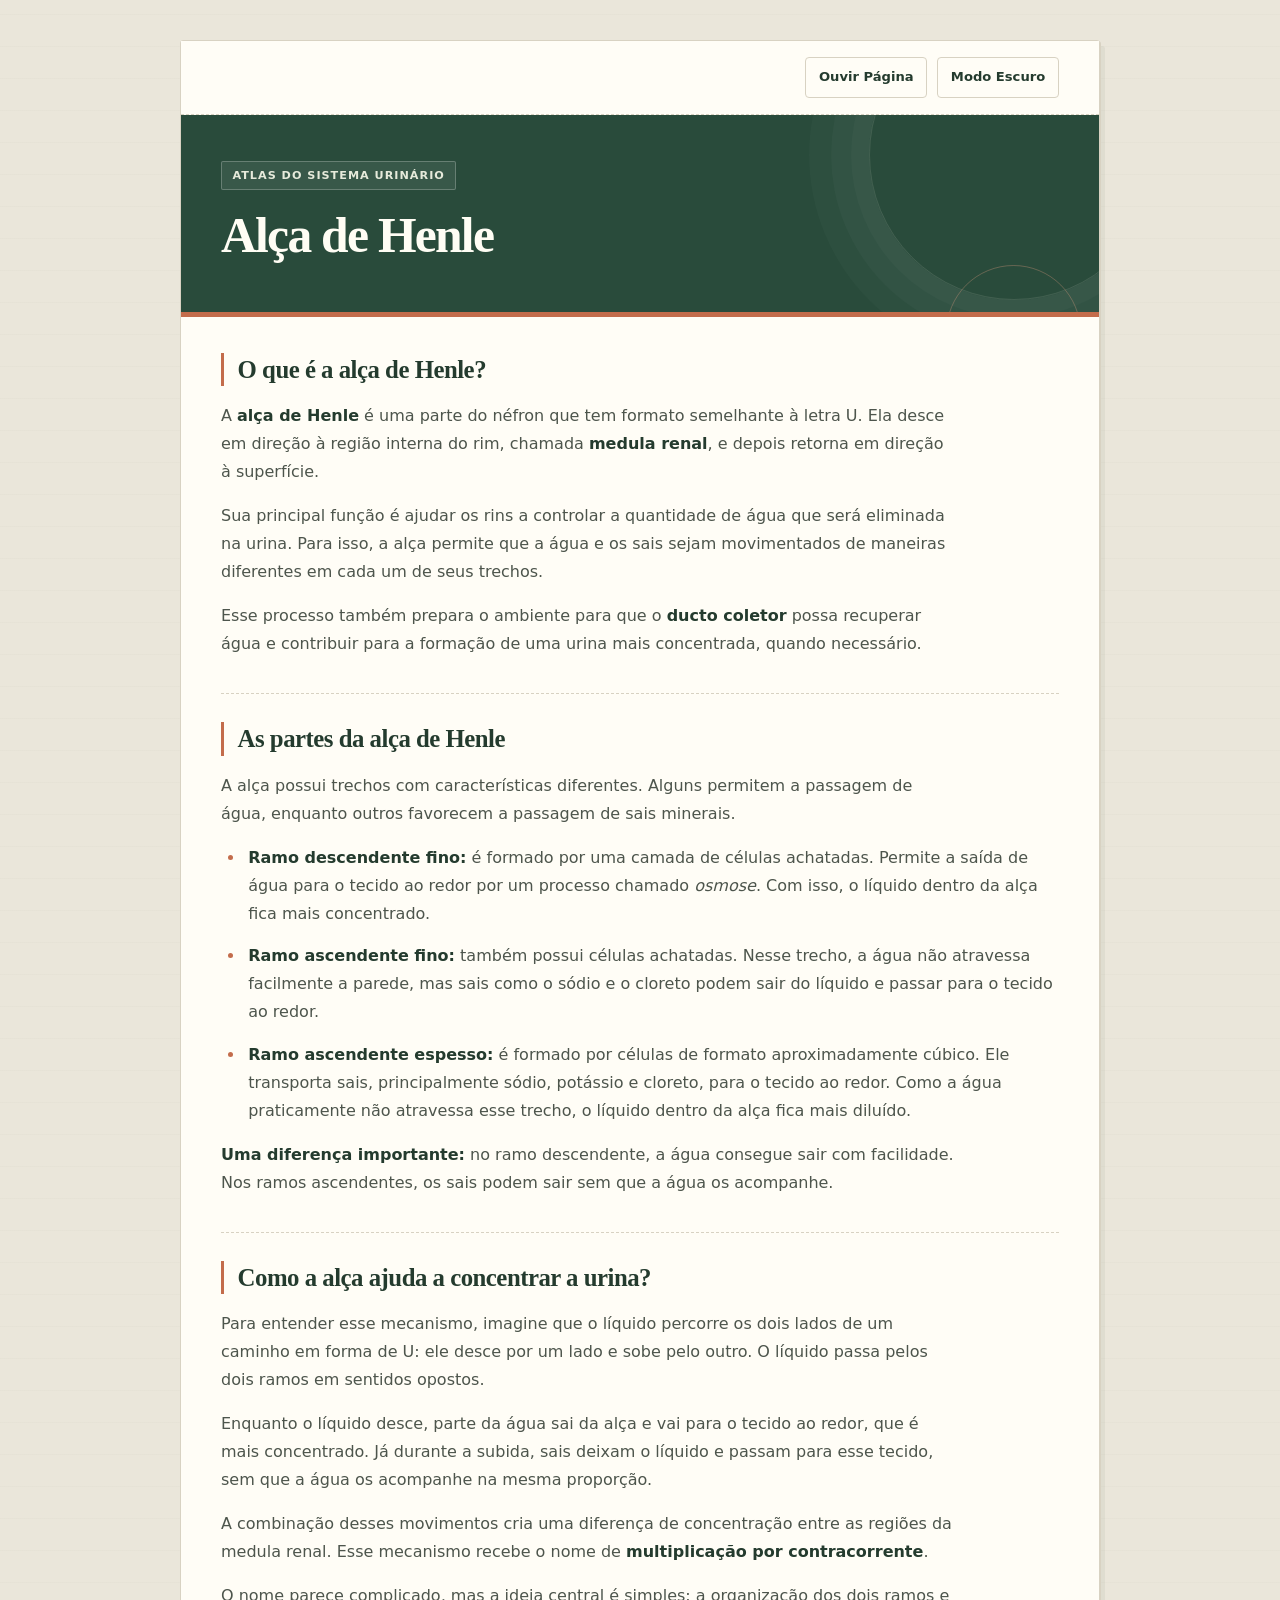
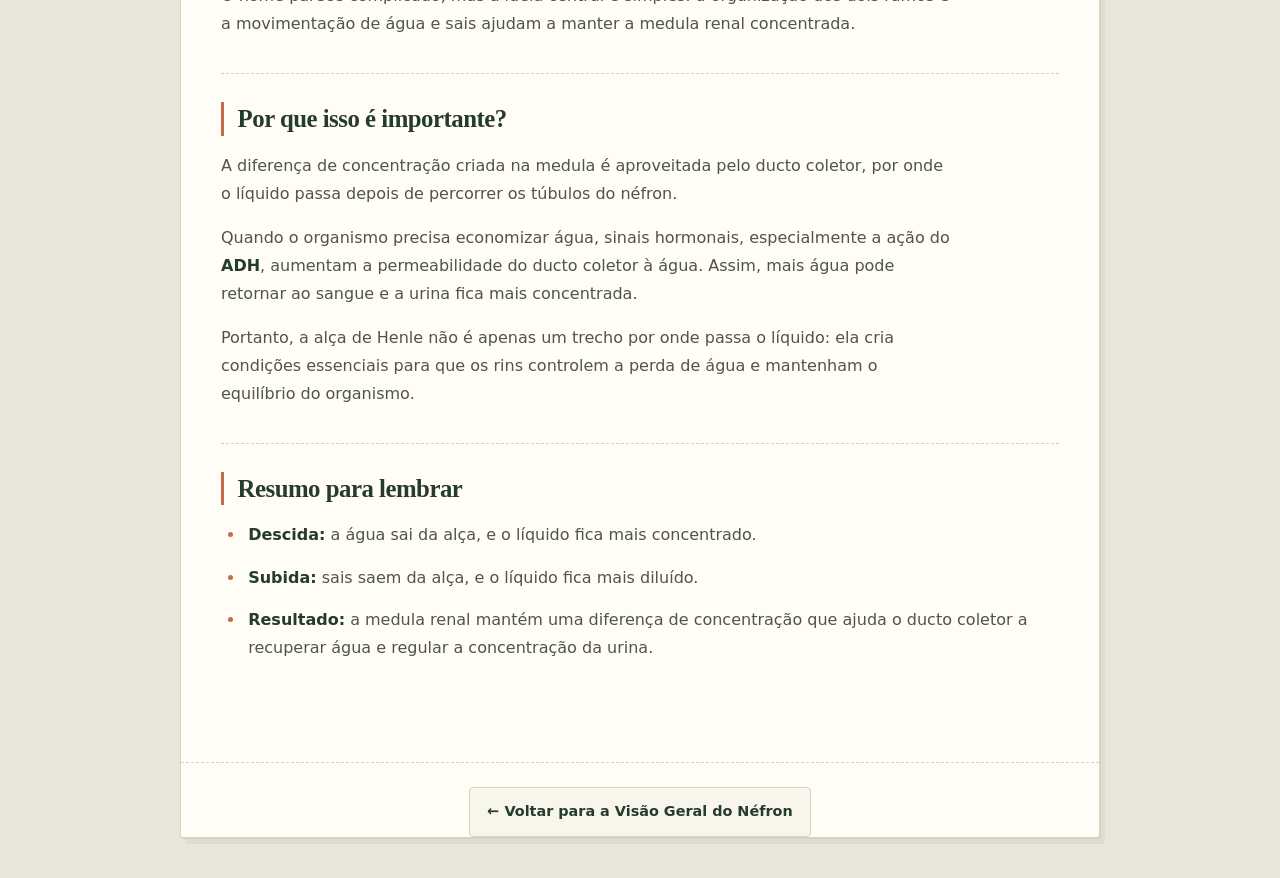
<file: alca-de-henle/index.html>
<!DOCTYPE html>
<html lang="pt-BR">
<head>
  <meta charset="UTF-8">
  <meta name="viewport" content="width=device-width, initial-scale=1.0">

  <meta
    name="description"
    content="Aprenda como a alça de Henle participa da formação e da concentração da urina."
  >

  <title>Alça de Henle — Estudo do Néfron</title>

  <link rel="stylesheet" href="../style.css">

</head>
<body>

  <div class="container">

    <div class="accessibility-bar">

      <button
        id="tts-btn"
        class="accessibility-btn"
        aria-label="Ouvir conteúdo da página">
        Ouvir Página
      </button>

      <button
        id="theme-btn"
        class="accessibility-btn"
        aria-label="Alternar tema escuro">
        Modo Escuro
      </button>

    </div>

    <header>
      <span class="badge">Atlas do Sistema Urinário</span>
      <h1>Alça de Henle</h1>
    </header>

    <main id="readable-content">

      <section>
        <h2>O que é a alça de Henle?</h2>

        <p>
          A <strong>alça de Henle</strong> é uma parte do néfron que tem
          formato semelhante à letra U. Ela desce em direção à região
          interna do rim, chamada <strong>medula renal</strong>, e depois
          retorna em direção à superfície.
        </p>

        <p>
          Sua principal função é ajudar os rins a controlar a quantidade
          de água que será eliminada na urina. Para isso, a alça permite
          que a água e os sais sejam movimentados de maneiras diferentes
          em cada um de seus trechos.
        </p>

        <p>
          Esse processo também prepara o ambiente para que o
          <strong>ducto coletor</strong> possa recuperar água e contribuir
          para a formação de uma urina mais concentrada, quando necessário.
        </p>
      </section>

      <section>
        <h2>As partes da alça de Henle</h2>

        <p>
          A alça possui trechos com características diferentes.
          Alguns permitem a passagem de água, enquanto outros favorecem
          a passagem de sais minerais.
        </p>

        <ul>
          <li>
            <strong>Ramo descendente fino:</strong>
            é formado por uma camada de células achatadas.
            Permite a saída de água para o tecido ao redor por um processo
            chamado <em>osmose</em>. Com isso, o líquido dentro da alça
            fica mais concentrado.
          </li>

          <li>
            <strong>Ramo ascendente fino:</strong>
            também possui células achatadas. Nesse trecho, a água não
            atravessa facilmente a parede, mas sais como o sódio e o
            cloreto podem sair do líquido e passar para o tecido ao redor.
          </li>

          <li>
            <strong>Ramo ascendente espesso:</strong>
            é formado por células de formato aproximadamente cúbico.
            Ele transporta sais, principalmente sódio, potássio e cloreto,
            para o tecido ao redor. Como a água praticamente não atravessa
            esse trecho, o líquido dentro da alça fica mais diluído.
          </li>
        </ul>

        <p>
          <strong>Uma diferença importante:</strong> no ramo descendente,
          a água consegue sair com facilidade. Nos ramos ascendentes,
          os sais podem sair sem que a água os acompanhe.
        </p>
      </section>

      <section>
        <h2>Como a alça ajuda a concentrar a urina?</h2>

        <p>
          Para entender esse mecanismo, imagine que o líquido percorre
          os dois lados de um caminho em forma de U: ele desce por um
          lado e sobe pelo outro. O líquido passa pelos dois ramos em
          sentidos opostos.
        </p>

        <p>
          Enquanto o líquido desce, parte da água sai da alça e vai
          para o tecido ao redor, que é mais concentrado. Já durante
          a subida, sais deixam o líquido e passam para esse tecido,
          sem que a água os acompanhe na mesma proporção.
        </p>

        <p>
          A combinação desses movimentos cria uma diferença de
          concentração entre as regiões da medula renal. Esse mecanismo
          recebe o nome de
          <strong>multiplicação por contracorrente</strong>.
        </p>

        <p>
          O nome parece complicado, mas a ideia central é simples:
          a organização dos dois ramos e a movimentação de água e sais
          ajudam a manter a medula renal concentrada.
        </p>
      </section>

      <section>
        <h2>Por que isso é importante?</h2>

        <p>
          A diferença de concentração criada na medula é aproveitada
          pelo ducto coletor, por onde o líquido passa depois de
          percorrer os túbulos do néfron.
        </p>

        <p>
          Quando o organismo precisa economizar água, sinais hormonais,
          especialmente a ação do <strong>ADH</strong>, aumentam a
          permeabilidade do ducto coletor à água. Assim, mais água pode
          retornar ao sangue e a urina fica mais concentrada.
        </p>

        <p>
          Portanto, a alça de Henle não é apenas um trecho por onde
          passa o líquido: ela cria condições essenciais para que os
          rins controlem a perda de água e mantenham o equilíbrio
          do organismo.
        </p>
      </section>

      <section>
        <h2>Resumo para lembrar</h2>

        <ul>
          <li>
            <strong>Descida:</strong>
            a água sai da alça, e o líquido fica mais concentrado.
          </li>

          <li>
            <strong>Subida:</strong>
            sais saem da alça, e o líquido fica mais diluído.
          </li>

          <li>
            <strong>Resultado:</strong>
            a medula renal mantém uma diferença de concentração que
            ajuda o ducto coletor a recuperar água e regular a
            concentração da urina.
          </li>
        </ul>
      </section>

    </main>

    <footer class="nav-footer">
      <a href="../">← Voltar para a Visão Geral do Néfron</a>
    </footer>

  </div>

  <script>
    const themeBtn = document.getElementById('theme-btn');
    const ttsBtn = document.getElementById('tts-btn');
    const readableContent = document.getElementById('readable-content');

    const synth = 'speechSynthesis' in window
      ? window.speechSynthesis
      : null;

    let ptVoice = null;

    try {
      if (localStorage.getItem('theme') === 'dark') {
        document.body.classList.add('dark-mode');
        themeBtn.textContent = 'Modo Claro';
      }
    } catch (error) {

    }

    themeBtn.addEventListener('click', () => {
      document.body.classList.toggle('dark-mode');

      const isDark = document.body.classList.contains('dark-mode');

      themeBtn.textContent = isDark ? 'Modo Claro' : 'Modo Escuro';

      try {
        localStorage.setItem('theme', isDark ? 'dark' : 'light');
      } catch (error) {
      
      }
    });

    function loadVoices() {
      if (!synth) return;

      const voices = synth.getVoices();

      ptVoice =
        voices.find(voice => voice.lang.toLowerCase() === 'pt-br') ||
        voices.find(voice => voice.lang.toLowerCase().startsWith('pt')) ||
        null;
    }

    if (synth) {
      loadVoices();
      synth.addEventListener('voiceschanged', loadVoices);
    }

    function stopSpeech() {
      if (synth) {
        synth.cancel();
      }

      ttsBtn.textContent = 'Ouvir Página';
      ttsBtn.classList.remove('speaking');
      ttsBtn.setAttribute('aria-label', 'Ouvir conteúdo da página');
    }

    function getCleanTextForSpeech(element) {
      const clone = element.cloneNode(true);

      clone.querySelectorAll('script, style, button').forEach(item => {
        item.remove();
      });

      return clone.innerText
        .replace(/Na⁺/g, ' sódio ')
        .replace(/K⁺/g, ' potássio ')
        .replace(/Cl⁻/g, ' cloreto ')
        .replace(/\s+/g, ' ')
        .trim();
    }

    ttsBtn.addEventListener('click', () => {
      if (!synth) {
        alert('Seu navegador não suporta leitura por voz.');
        return;
      }

      if (synth.speaking || synth.pending ||
          ttsBtn.classList.contains('speaking')) {
        stopSpeech();
        return;
      }

      synth.cancel();

      const textToRead = getCleanTextForSpeech(readableContent);
      const utterance = new SpeechSynthesisUtterance(textToRead);

      utterance.lang = 'pt-BR';
      utterance.rate = 1.0;

      if (ptVoice) {
        utterance.voice = ptVoice;
      }

      utterance.onstart = () => {
        ttsBtn.textContent = 'Parar Leitura';
        ttsBtn.classList.add('speaking');
        ttsBtn.setAttribute('aria-label', 'Parar leitura da página');
      };

      utterance.onend = stopSpeech;
      utterance.onerror = stopSpeech;

      synth.speak(utterance);
    });

    window.addEventListener('beforeunload', () => {
      if (synth) {
        synth.cancel();
      }
    });
  </script>

</body>
</html>
</file>
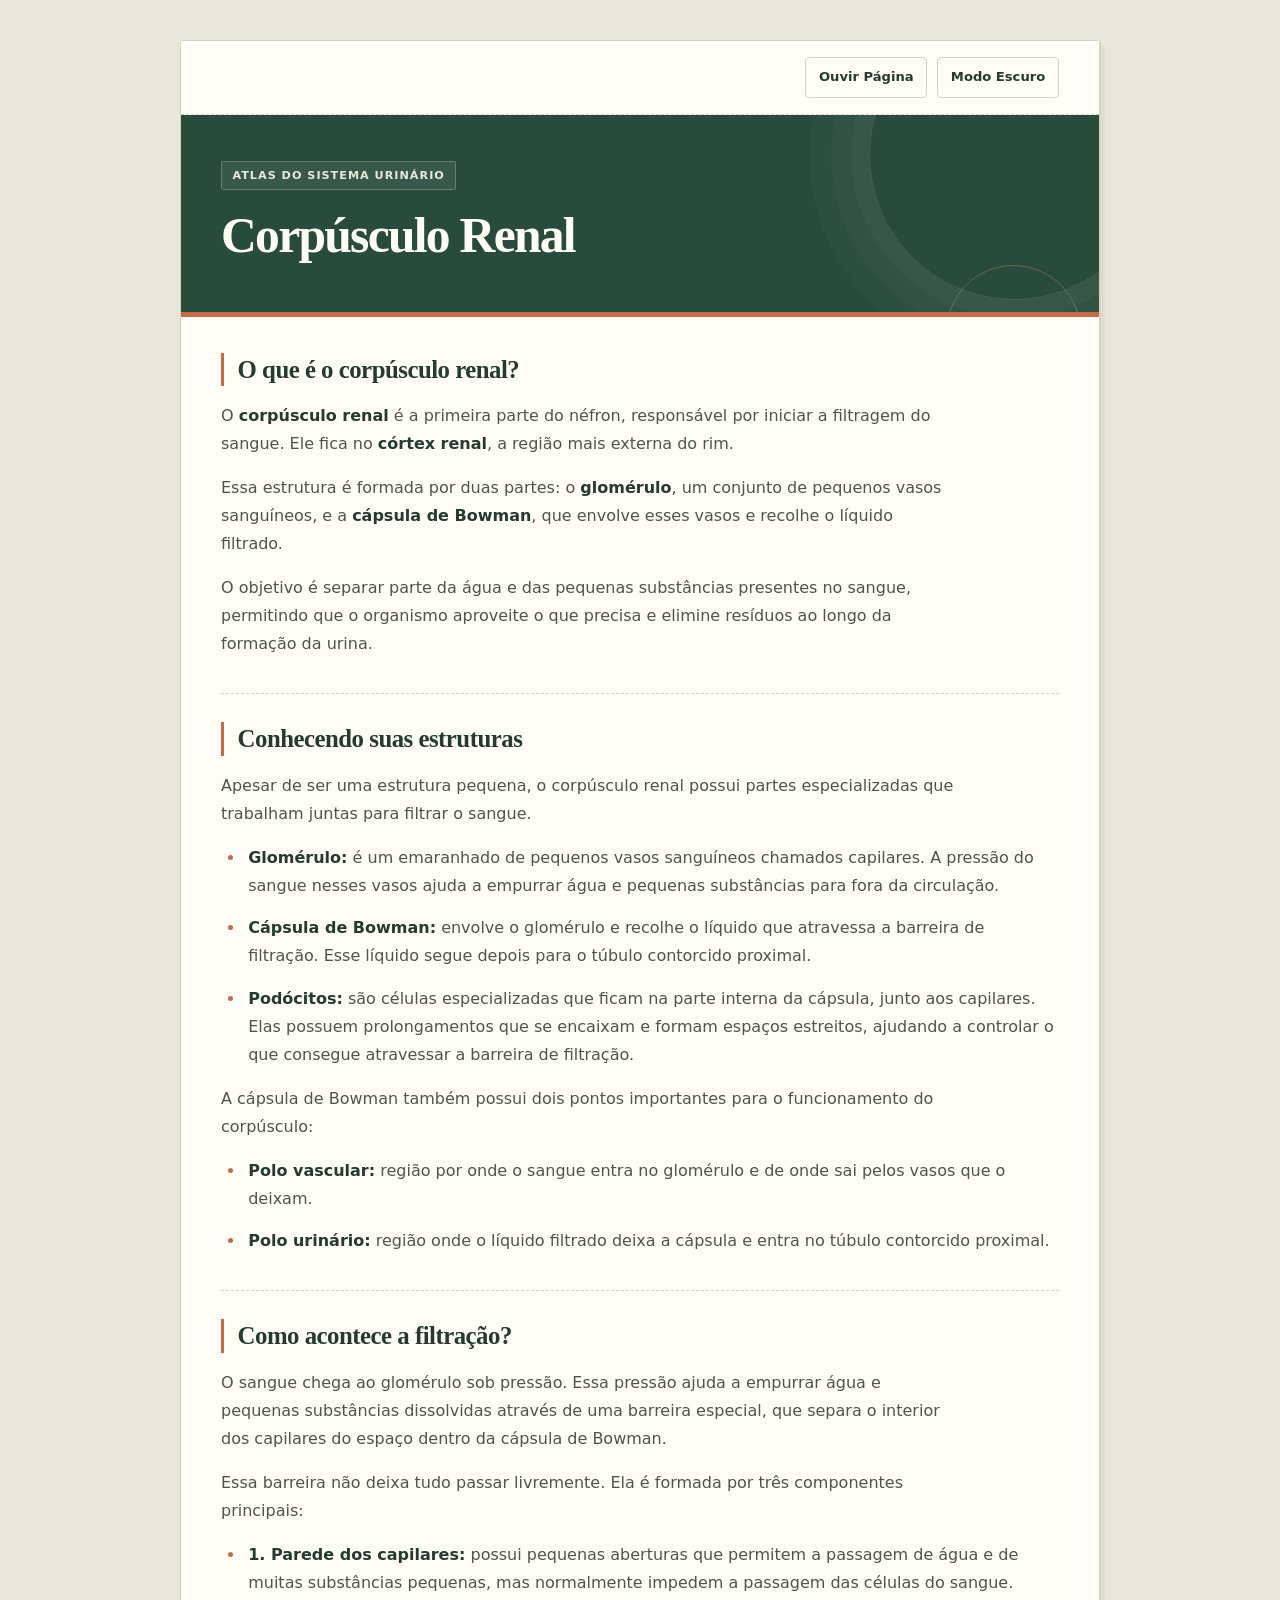
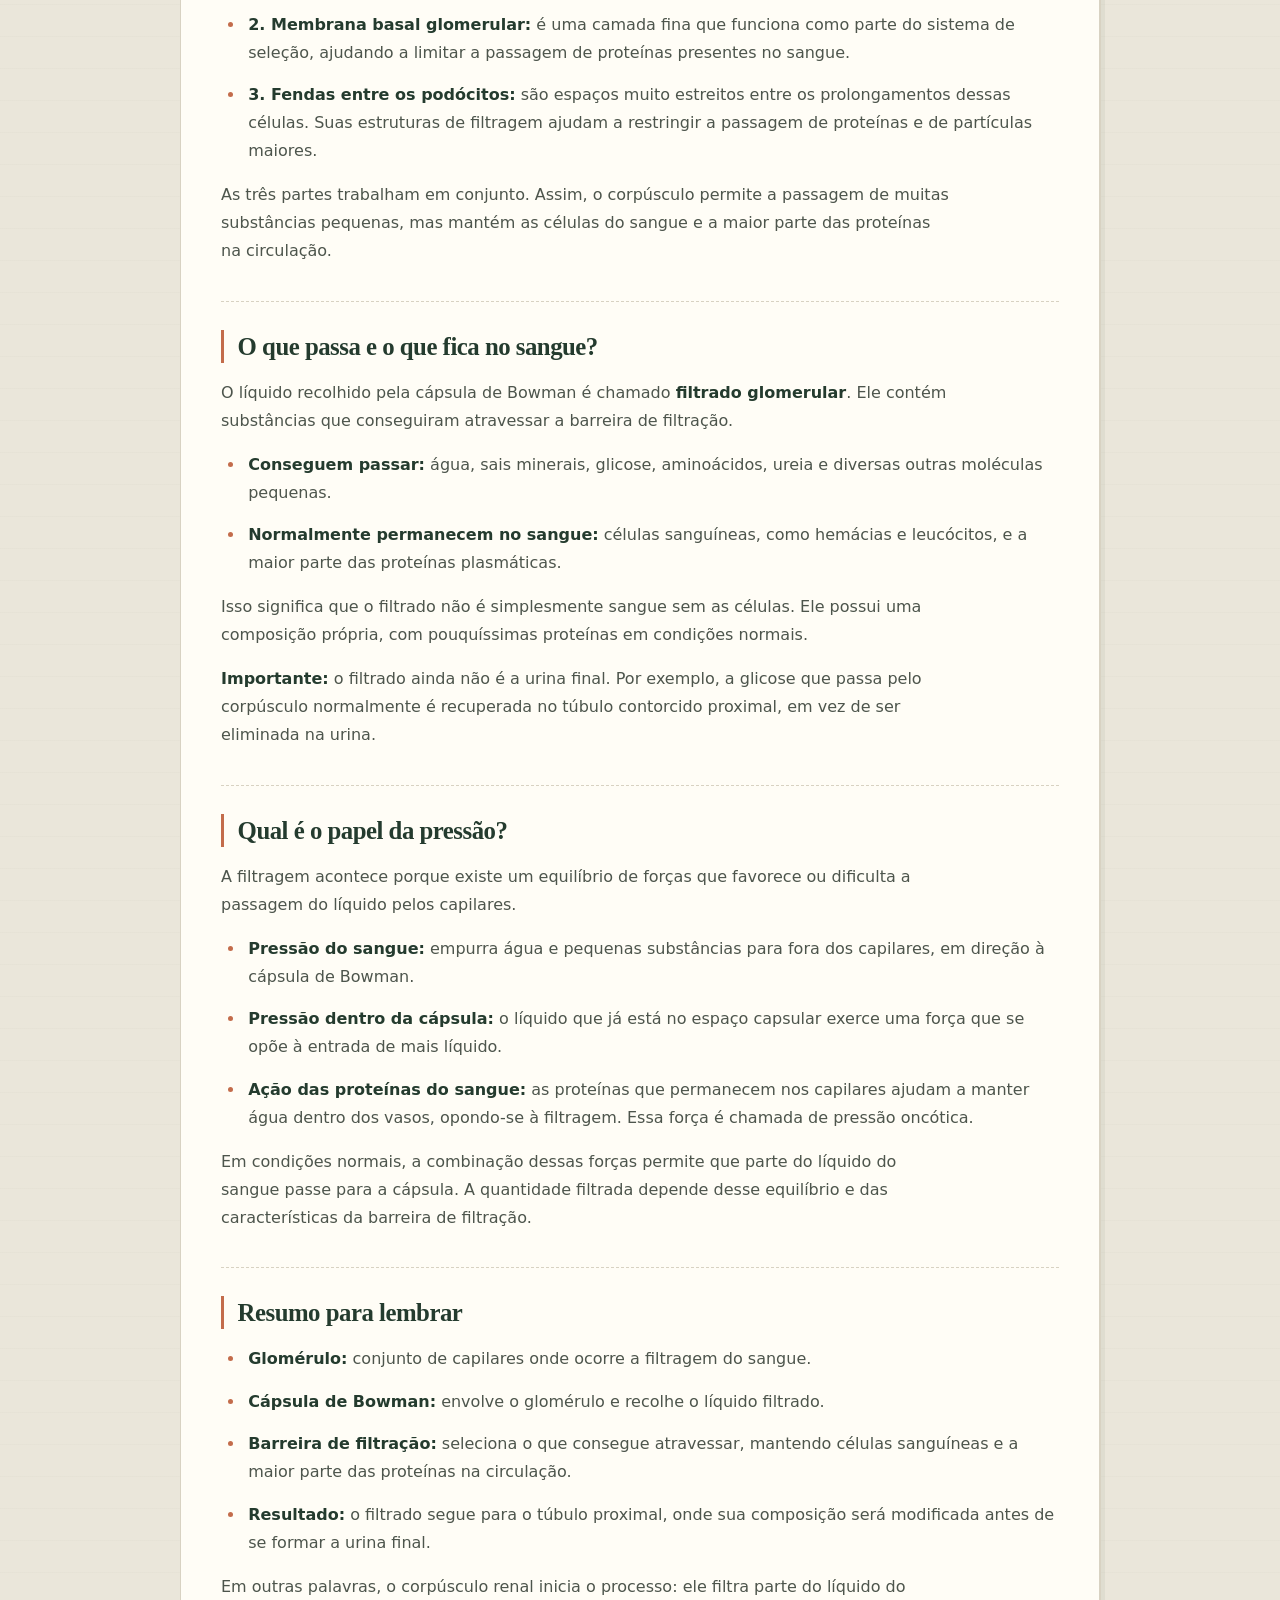
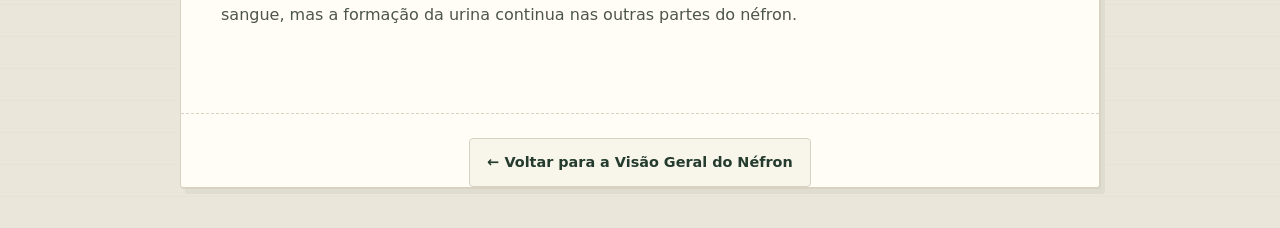
<file: corpusculo-renal/index.html>
<!DOCTYPE html>
<html lang="pt-BR">
<head>
  <meta charset="UTF-8">
  <meta name="viewport" content="width=device-width, initial-scale=1.0">

  <meta
    name="description"
    content="Conheça o corpúsculo renal e entenda como os rins filtram o sangue para iniciar a formação da urina."
  >

  <title>Corpúsculo Renal — Estudo do Néfron</title>

  <link rel="stylesheet" href="../style.css">
</head>

<body>
  <div class="container">

    <div class="accessibility-bar">

      <button
        id="tts-btn"
        class="accessibility-btn"
        aria-label="Ouvir conteúdo da página">
        Ouvir Página
      </button>

      <button
        id="theme-btn"
        class="accessibility-btn"
        aria-label="Alternar tema escuro">
        Modo Escuro
      </button>

    </div>

    <header>
      <span class="badge">Atlas do Sistema Urinário</span>
      <h1>Corpúsculo Renal</h1>
    </header>

    <main id="readable-content">

      <section>
        <h2>O que é o corpúsculo renal?</h2>

        <p>
          O <strong>corpúsculo renal</strong> é a primeira parte do
          néfron, responsável por iniciar a filtragem do sangue.
          Ele fica no <strong>córtex renal</strong>, a região mais
          externa do rim.
        </p>

        <p>
          Essa estrutura é formada por duas partes:
          o <strong>glomérulo</strong>, um conjunto de pequenos vasos
          sanguíneos, e a <strong>cápsula de Bowman</strong>, que
          envolve esses vasos e recolhe o líquido filtrado.
        </p>

        <p>
          O objetivo é separar parte da água e das pequenas substâncias
          presentes no sangue, permitindo que o organismo aproveite
          o que precisa e elimine resíduos ao longo da formação da urina.
        </p>
      </section>

      <section>
        <h2>Conhecendo suas estruturas</h2>

        <p>
          Apesar de ser uma estrutura pequena, o corpúsculo renal possui
          partes especializadas que trabalham juntas para filtrar o sangue.
        </p>

        <ul>
          <li>
            <strong>Glomérulo:</strong>
            é um emaranhado de pequenos vasos sanguíneos chamados
            capilares. A pressão do sangue nesses vasos ajuda a empurrar
            água e pequenas substâncias para fora da circulação.
          </li>

          <li>
            <strong>Cápsula de Bowman:</strong>
            envolve o glomérulo e recolhe o líquido que atravessa
            a barreira de filtração. Esse líquido segue depois para
            o túbulo contorcido proximal.
          </li>

          <li>
            <strong>Podócitos:</strong>
            são células especializadas que ficam na parte interna da
            cápsula, junto aos capilares. Elas possuem prolongamentos
            que se encaixam e formam espaços estreitos, ajudando a
            controlar o que consegue atravessar a barreira de filtração.
          </li>
        </ul>

        <p>
          A cápsula de Bowman também possui dois pontos importantes
          para o funcionamento do corpúsculo:
        </p>

        <ul>
          <li>
            <strong>Polo vascular:</strong>
            região por onde o sangue entra no glomérulo e de onde
            sai pelos vasos que o deixam.
          </li>

          <li>
            <strong>Polo urinário:</strong>
            região onde o líquido filtrado deixa a cápsula e entra
            no túbulo contorcido proximal.
          </li>
        </ul>
      </section>

      <section>
        <h2>Como acontece a filtração?</h2>

        <p>
          O sangue chega ao glomérulo sob pressão. Essa pressão ajuda
          a empurrar água e pequenas substâncias dissolvidas através
          de uma barreira especial, que separa o interior dos capilares
          do espaço dentro da cápsula de Bowman.
        </p>

        <p>
          Essa barreira não deixa tudo passar livremente. Ela é formada
          por três componentes principais:
        </p>

        <ul>
          <li>
            <strong>1. Parede dos capilares:</strong>
            possui pequenas aberturas que permitem a passagem de água
            e de muitas substâncias pequenas, mas normalmente impedem
            a passagem das células do sangue.
          </li>

          <li>
            <strong>2. Membrana basal glomerular:</strong>
            é uma camada fina que funciona como parte do sistema
            de seleção, ajudando a limitar a passagem de proteínas
            presentes no sangue.
          </li>

          <li>
            <strong>3. Fendas entre os podócitos:</strong>
            são espaços muito estreitos entre os prolongamentos dessas
            células. Suas estruturas de filtragem ajudam a restringir
            a passagem de proteínas e de partículas maiores.
          </li>
        </ul>

        <p>
          As três partes trabalham em conjunto. Assim, o corpúsculo
          permite a passagem de muitas substâncias pequenas, mas mantém
          as células do sangue e a maior parte das proteínas na circulação.
        </p>
      </section>

      <section>
        <h2>O que passa e o que fica no sangue?</h2>

        <p>
          O líquido recolhido pela cápsula de Bowman é chamado
          <strong>filtrado glomerular</strong>. Ele contém substâncias
          que conseguiram atravessar a barreira de filtração.
        </p>

        <ul>
          <li>
            <strong>Conseguem passar:</strong>
            água, sais minerais, glicose, aminoácidos, ureia e
            diversas outras moléculas pequenas.
          </li>

          <li>
            <strong>Normalmente permanecem no sangue:</strong>
            células sanguíneas, como hemácias e leucócitos, e a maior
            parte das proteínas plasmáticas.
          </li>
        </ul>

        <p>
          Isso significa que o filtrado não é simplesmente sangue
          sem as células. Ele possui uma composição própria, com
          pouquíssimas proteínas em condições normais.
        </p>

        <p>
          <strong>Importante:</strong>
          o filtrado ainda não é a urina final. Por exemplo, a glicose
          que passa pelo corpúsculo normalmente é recuperada no túbulo
          contorcido proximal, em vez de ser eliminada na urina.
        </p>
      </section>

      <section>
        <h2>Qual é o papel da pressão?</h2>

        <p>
          A filtragem acontece porque existe um equilíbrio de forças
          que favorece ou dificulta a passagem do líquido pelos capilares.
        </p>

        <ul>
          <li>
            <strong>Pressão do sangue:</strong>
            empurra água e pequenas substâncias para fora dos capilares,
            em direção à cápsula de Bowman.
          </li>

          <li>
            <strong>Pressão dentro da cápsula:</strong>
            o líquido que já está no espaço capsular exerce uma força
            que se opõe à entrada de mais líquido.
          </li>

          <li>
            <strong>Ação das proteínas do sangue:</strong>
            as proteínas que permanecem nos capilares ajudam a manter
            água dentro dos vasos, opondo-se à filtragem. Essa força
            é chamada de pressão oncótica.
          </li>
        </ul>

        <p>
          Em condições normais, a combinação dessas forças permite
          que parte do líquido do sangue passe para a cápsula.
          A quantidade filtrada depende desse equilíbrio e das
          características da barreira de filtração.
        </p>
      </section>

      <section>
        <h2>Resumo para lembrar</h2>

        <ul>
          <li>
            <strong>Glomérulo:</strong>
            conjunto de capilares onde ocorre a filtragem do sangue.
          </li>

          <li>
            <strong>Cápsula de Bowman:</strong>
            envolve o glomérulo e recolhe o líquido filtrado.
          </li>

          <li>
            <strong>Barreira de filtração:</strong>
            seleciona o que consegue atravessar, mantendo células
            sanguíneas e a maior parte das proteínas na circulação.
          </li>

          <li>
            <strong>Resultado:</strong>
            o filtrado segue para o túbulo proximal, onde sua composição
            será modificada antes de se formar a urina final.
          </li>
        </ul>

        <p>
          Em outras palavras, o corpúsculo renal inicia o processo:
          ele filtra parte do líquido do sangue, mas a formação da urina
          continua nas outras partes do néfron.
        </p>
      </section>

    </main>

    <footer class="nav-footer">
      <a href="../">← Voltar para a Visão Geral do Néfron</a>
    </footer>

  </div>

  <script>
    const themeBtn = document.getElementById('theme-btn');
    const ttsBtn = document.getElementById('tts-btn');
    const readableContent = document.getElementById('readable-content');

    const synth = 'speechSynthesis' in window
      ? window.speechSynthesis
      : null;

    let ptVoice = null;

    try {
      if (localStorage.getItem('theme') === 'dark') {
        document.body.classList.add('dark-mode');
        themeBtn.textContent = 'Modo Claro';
      }
    } catch (error) {
    
    }

    themeBtn.addEventListener('click', () => {
      document.body.classList.toggle('dark-mode');

      const isDark = document.body.classList.contains('dark-mode');

      themeBtn.textContent = isDark ? 'Modo Claro' : 'Modo Escuro';

      try {
        localStorage.setItem('theme', isDark ? 'dark' : 'light');
      } catch (error) {

      }
    });

    function loadVoices() {
      if (!synth) return;

      const voices = synth.getVoices();

      ptVoice =
        voices.find(
          voice => voice.lang.toLowerCase() === 'pt-br'
        ) ||
        voices.find(
          voice => voice.lang.toLowerCase().startsWith('pt')
        ) ||
        null;
    }

    if (synth) {
      loadVoices();
      synth.addEventListener('voiceschanged', loadVoices);
    }

    function stopSpeech() {
      if (synth) {
        synth.cancel();
      }

      ttsBtn.textContent = 'Ouvir Página';
      ttsBtn.classList.remove('speaking');
      ttsBtn.setAttribute(
        'aria-label',
        'Ouvir conteúdo da página'
      );
    }

    function getCleanTextForSpeech(element) {
      const clone = element.cloneNode(true);

      clone.querySelectorAll(
        'script, style, button'
      ).forEach(item => item.remove());

      return clone.innerText
        .replace(/\s+/g, ' ')
        .trim();
    }

    ttsBtn.addEventListener('click', () => {
      if (!synth) {
        alert('Seu navegador não suporta leitura por voz.');
        return;
      }

      if (
        synth.speaking ||
        synth.pending ||
        ttsBtn.classList.contains('speaking')
      ) {
        stopSpeech();
        return;
      }

      synth.cancel();

      const textToRead = getCleanTextForSpeech(readableContent);
      const utterance = new SpeechSynthesisUtterance(textToRead);

      utterance.lang = 'pt-BR';
      utterance.rate = 1.0;

      if (ptVoice) {
        utterance.voice = ptVoice;
      }

      utterance.onstart = () => {
        ttsBtn.textContent = 'Parar Leitura';
        ttsBtn.classList.add('speaking');
        ttsBtn.setAttribute(
          'aria-label',
          'Parar leitura da página'
        );
      };

      utterance.onend = stopSpeech;
      utterance.onerror = stopSpeech;

      synth.speak(utterance);
    });

    window.addEventListener('beforeunload', () => {
      if (synth) {
        synth.cancel();
      }
    });
  </script>

</body>
</html>
</file>
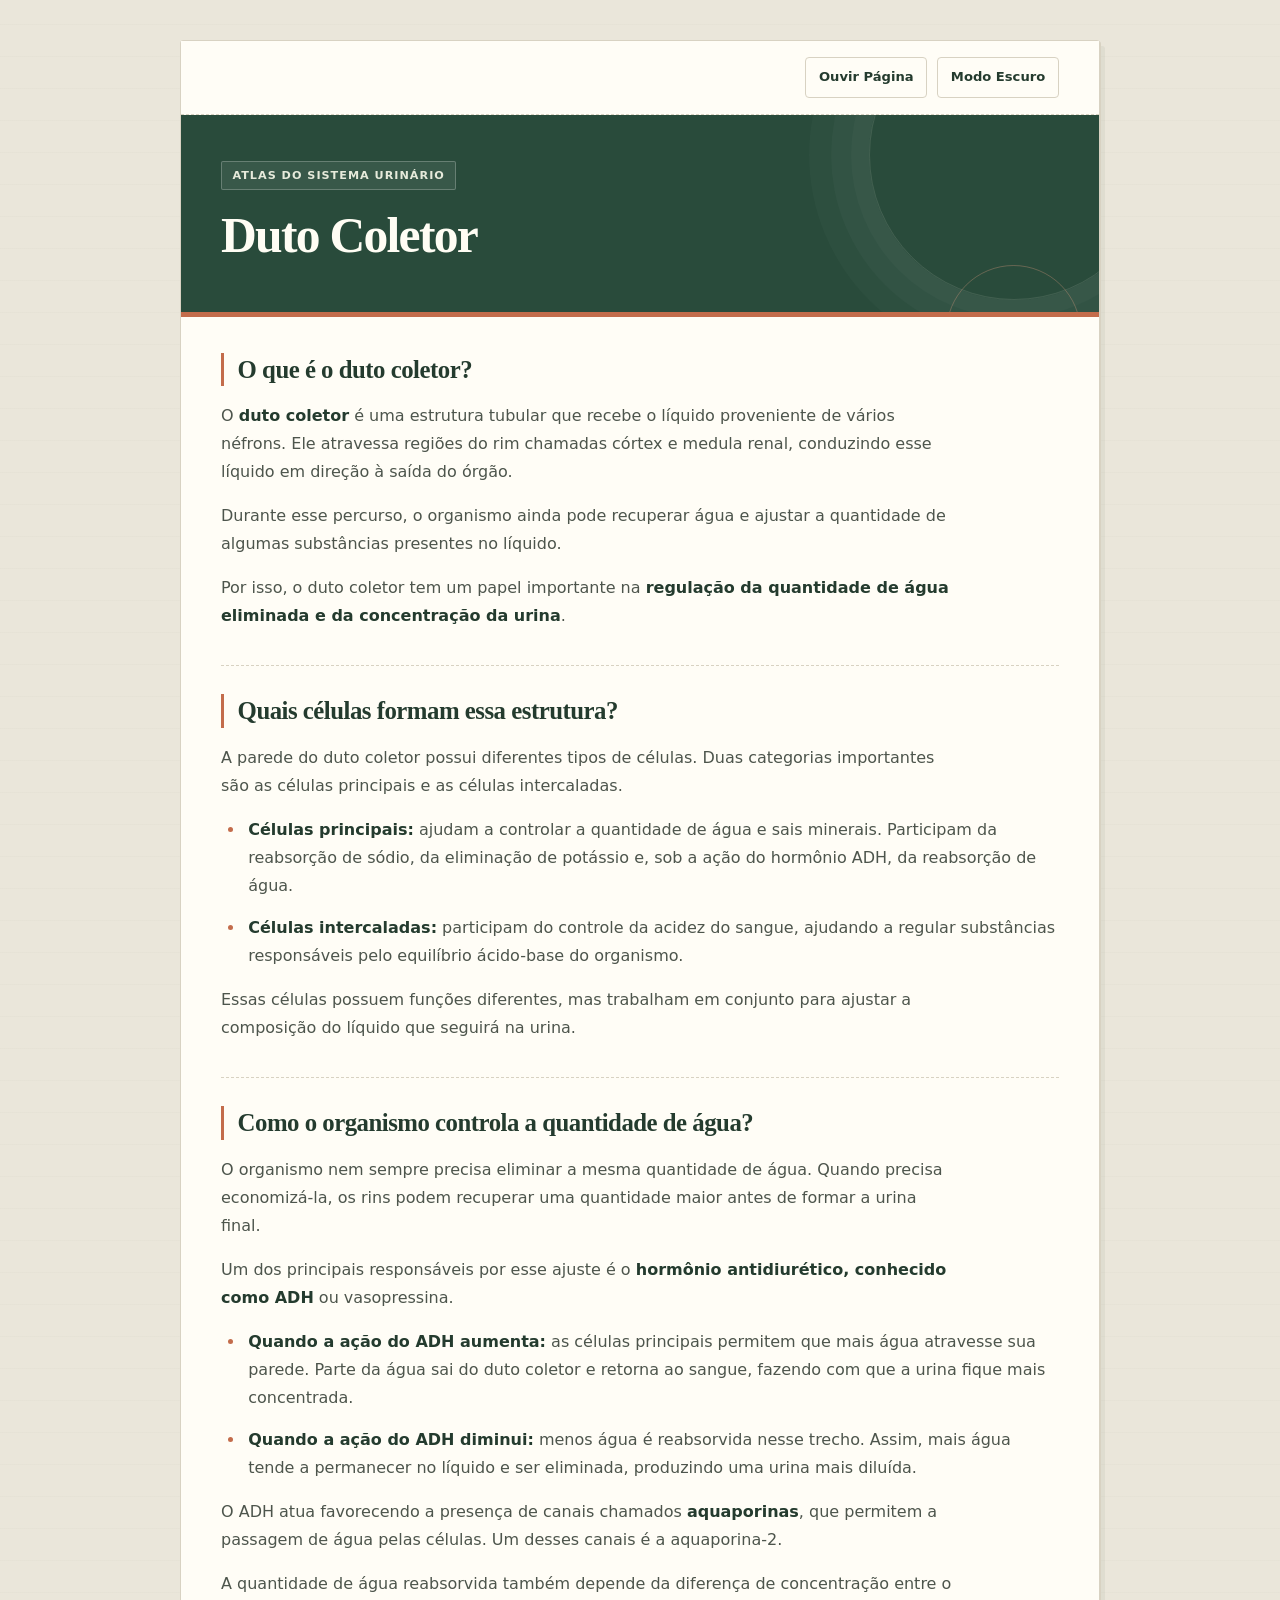
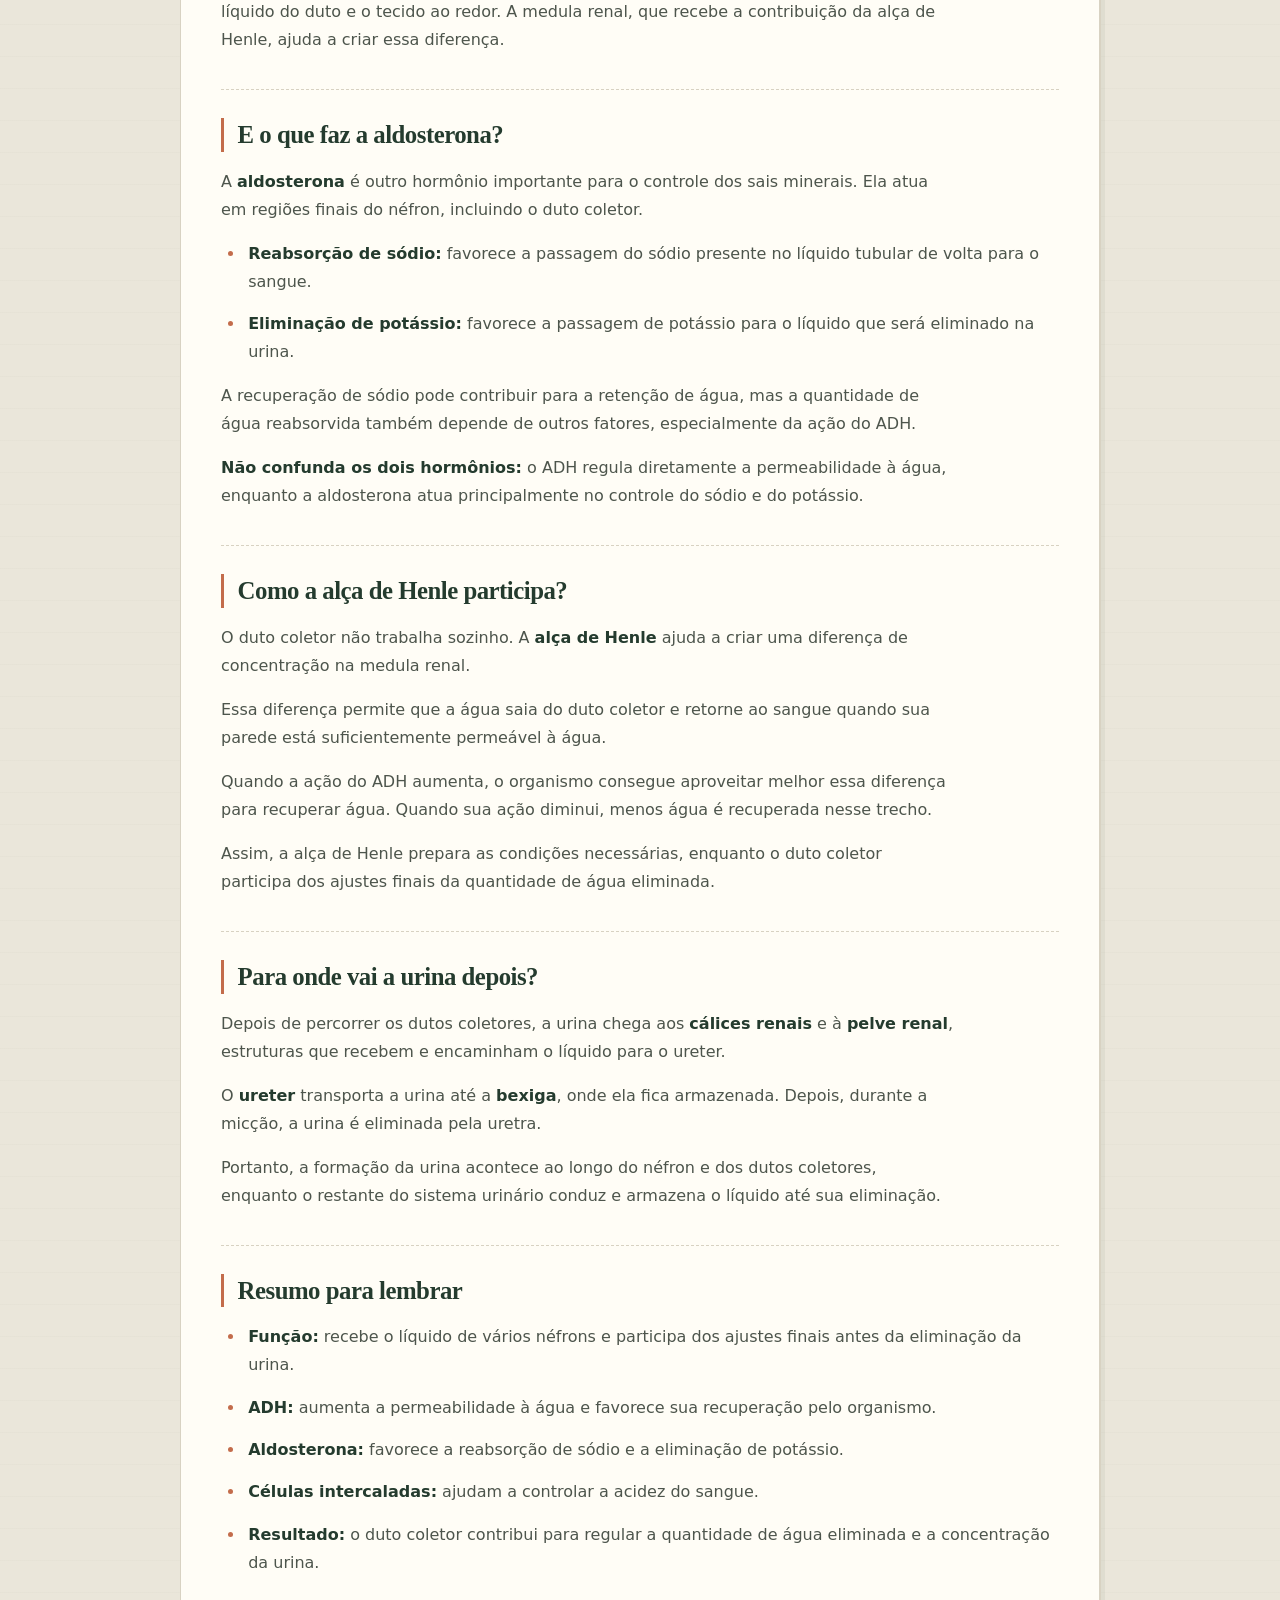
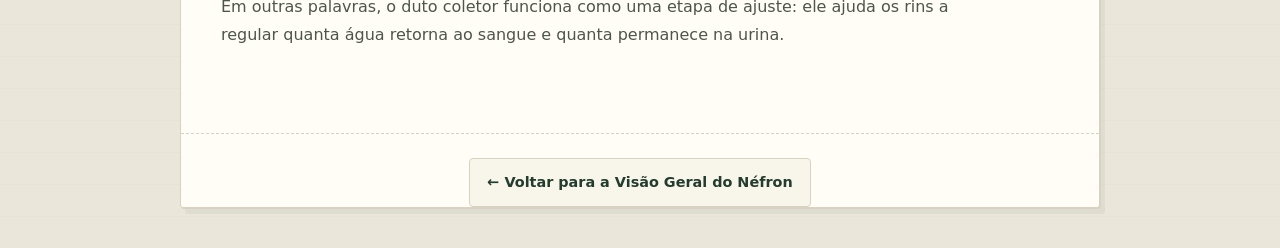
<file: duto-coletor/index.html>
<!DOCTYPE html>
<html lang="pt-BR">
<head>
  <meta charset="UTF-8">
  <meta name="viewport" content="width=device-width, initial-scale=1.0">

  <meta
    name="description"
    content="Aprenda como o ducto coletor regula a água, os sais minerais e a concentração da urina."
  >

  <title>Duto Coletor — Estudo do Néfron</title>

  <link rel="stylesheet" href="../style.css">
</head>

<body>
  <div class="container">

    <div class="accessibility-bar">

      <button
        id="tts-btn"
        class="accessibility-btn"
        aria-label="Ouvir conteúdo da página">
        Ouvir Página
      </button>

      <button
        id="theme-btn"
        class="accessibility-btn"
        aria-label="Alternar tema escuro">
        Modo Escuro
      </button>

    </div>

    <header>
      <span class="badge">Atlas do Sistema Urinário</span>
      <h1>Duto Coletor</h1>
    </header>

    <main id="readable-content">

      <section>
        <h2>O que é o duto coletor?</h2>

        <p>
          O <strong>duto coletor</strong> é uma estrutura tubular que
          recebe o líquido proveniente de vários néfrons. Ele atravessa
          regiões do rim chamadas córtex e medula renal, conduzindo
          esse líquido em direção à saída do órgão.
        </p>

        <p>
          Durante esse percurso, o organismo ainda pode recuperar água
          e ajustar a quantidade de algumas substâncias presentes
          no líquido.
        </p>

        <p>
          Por isso, o duto coletor tem um papel importante na
          <strong>regulação da quantidade de água eliminada e da
          concentração da urina</strong>.
        </p>
      </section>

      <section>
        <h2>Quais células formam essa estrutura?</h2>

        <p>
          A parede do duto coletor possui diferentes tipos de células.
          Duas categorias importantes são as células principais e
          as células intercaladas.
        </p>

        <ul>
          <li>
            <strong>Células principais:</strong>
            ajudam a controlar a quantidade de água e sais minerais.
            Participam da reabsorção de sódio, da eliminação de potássio
            e, sob a ação do hormônio ADH, da reabsorção de água.
          </li>

          <li>
            <strong>Células intercaladas:</strong>
            participam do controle da acidez do sangue, ajudando
            a regular substâncias responsáveis pelo equilíbrio
            ácido-base do organismo.
          </li>
        </ul>

        <p>
          Essas células possuem funções diferentes, mas trabalham
          em conjunto para ajustar a composição do líquido que
          seguirá na urina.
        </p>
      </section>

      <section>
        <h2>Como o organismo controla a quantidade de água?</h2>

        <p>
          O organismo nem sempre precisa eliminar a mesma quantidade
          de água. Quando precisa economizá-la, os rins podem recuperar
          uma quantidade maior antes de formar a urina final.
        </p>

        <p>
          Um dos principais responsáveis por esse ajuste é o
          <strong>hormônio antidiurético, conhecido como ADH</strong>
          ou vasopressina.
        </p>

        <ul>
          <li>
            <strong>Quando a ação do ADH aumenta:</strong>
            as células principais permitem que mais água atravesse
            sua parede. Parte da água sai do duto coletor e retorna
            ao sangue, fazendo com que a urina fique mais concentrada.
          </li>

          <li>
            <strong>Quando a ação do ADH diminui:</strong>
            menos água é reabsorvida nesse trecho. Assim, mais água
            tende a permanecer no líquido e ser eliminada, produzindo
            uma urina mais diluída.
          </li>
        </ul>

        <p>
          O ADH atua favorecendo a presença de canais chamados
          <strong>aquaporinas</strong>, que permitem a passagem
          de água pelas células. Um desses canais é a aquaporina-2.
        </p>

        <p>
          A quantidade de água reabsorvida também depende da diferença
          de concentração entre o líquido do duto e o tecido ao redor.
          A medula renal, que recebe a contribuição da alça de Henle,
          ajuda a criar essa diferença.
        </p>
      </section>

      <section>
        <h2>E o que faz a aldosterona?</h2>

        <p>
          A <strong>aldosterona</strong> é outro hormônio importante
          para o controle dos sais minerais. Ela atua em regiões finais
          do néfron, incluindo o duto coletor.
        </p>

        <ul>
          <li>
            <strong>Reabsorção de sódio:</strong>
            favorece a passagem do sódio presente no líquido tubular
            de volta para o sangue.
          </li>

          <li>
            <strong>Eliminação de potássio:</strong>
            favorece a passagem de potássio para o líquido que será
            eliminado na urina.
          </li>
        </ul>

        <p>
          A recuperação de sódio pode contribuir para a retenção
          de água, mas a quantidade de água reabsorvida também depende
          de outros fatores, especialmente da ação do ADH.
        </p>

        <p>
          <strong>Não confunda os dois hormônios:</strong>
          o ADH regula diretamente a permeabilidade à água,
          enquanto a aldosterona atua principalmente no controle
          do sódio e do potássio.
        </p>
      </section>

      <section>
        <h2>Como a alça de Henle participa?</h2>

        <p>
          O duto coletor não trabalha sozinho. A
          <strong>alça de Henle</strong> ajuda a criar uma diferença
          de concentração na medula renal.
        </p>

        <p>
          Essa diferença permite que a água saia do duto coletor
          e retorne ao sangue quando sua parede está suficientemente
          permeável à água.
        </p>

        <p>
          Quando a ação do ADH aumenta, o organismo consegue aproveitar
          melhor essa diferença para recuperar água. Quando sua ação
          diminui, menos água é recuperada nesse trecho.
        </p>

        <p>
          Assim, a alça de Henle prepara as condições necessárias,
          enquanto o duto coletor participa dos ajustes finais
          da quantidade de água eliminada.
        </p>
      </section>

      <section>
        <h2>Para onde vai a urina depois?</h2>

        <p>
          Depois de percorrer os dutos coletores, a urina chega aos
          <strong>cálices renais</strong> e à <strong>pelve renal</strong>,
          estruturas que recebem e encaminham o líquido para o ureter.
        </p>

        <p>
          O <strong>ureter</strong> transporta a urina até a
          <strong>bexiga</strong>, onde ela fica armazenada.
          Depois, durante a micção, a urina é eliminada pela uretra.
        </p>

        <p>
          Portanto, a formação da urina acontece ao longo do néfron
          e dos dutos coletores, enquanto o restante do sistema urinário
          conduz e armazena o líquido até sua eliminação.
        </p>
      </section>

      <section>
        <h2>Resumo para lembrar</h2>

        <ul>
          <li>
            <strong>Função:</strong>
            recebe o líquido de vários néfrons e participa dos
            ajustes finais antes da eliminação da urina.
          </li>

          <li>
            <strong>ADH:</strong>
            aumenta a permeabilidade à água e favorece sua recuperação
            pelo organismo.
          </li>

          <li>
            <strong>Aldosterona:</strong>
            favorece a reabsorção de sódio e a eliminação de potássio.
          </li>

          <li>
            <strong>Células intercaladas:</strong>
            ajudam a controlar a acidez do sangue.
          </li>

          <li>
            <strong>Resultado:</strong>
            o duto coletor contribui para regular a quantidade de água
            eliminada e a concentração da urina.
          </li>
        </ul>

        <p>
          Em outras palavras, o duto coletor funciona como uma etapa
          de ajuste: ele ajuda os rins a regular quanta água retorna
          ao sangue e quanta permanece na urina.
        </p>
      </section>

    </main>

    <footer class="nav-footer">
      <a href="../">← Voltar para a Visão Geral do Néfron</a>
    </footer>

  </div>

  <script>
    const themeBtn = document.getElementById('theme-btn');
    const ttsBtn = document.getElementById('tts-btn');
    const readableContent = document.getElementById('readable-content');

    const synth = 'speechSynthesis' in window
      ? window.speechSynthesis
      : null;

    let ptVoice = null;

    try {
      if (localStorage.getItem('theme') === 'dark') {
        document.body.classList.add('dark-mode');
        themeBtn.textContent = 'Modo Claro';
      }
    } catch (error) {
    }
    themeBtn.addEventListener('click', () => {
      document.body.classList.toggle('dark-mode');

      const isDark =
        document.body.classList.contains('dark-mode');

      themeBtn.textContent =
        isDark ? 'Modo Claro' : 'Modo Escuro';

      try {
        localStorage.setItem(
          'theme',
          isDark ? 'dark' : 'light'
        );
      } catch (error) {
      }
    });


    function loadVoices() {
      if (!synth) return;

      const voices = synth.getVoices();

      ptVoice =
        voices.find(
          voice => voice.lang.toLowerCase() === 'pt-br'
        ) ||
        voices.find(
          voice => voice.lang.toLowerCase().startsWith('pt')
        ) ||
        null;
    }

    if (synth) {
      loadVoices();
      synth.addEventListener('voiceschanged', loadVoices);
    }

    function stopSpeech() {
      if (synth) {
        synth.cancel();
      }

      ttsBtn.textContent = 'Ouvir Página';
      ttsBtn.classList.remove('speaking');
      ttsBtn.setAttribute(
        'aria-label',
        'Ouvir conteúdo da página'
      );
    }

    function getCleanTextForSpeech(element) {
      const clone = element.cloneNode(true);

      clone.querySelectorAll(
        'script, style, button'
      ).forEach(item => item.remove());

      return clone.innerText
        .replace(/\s+/g, ' ')
        .trim();
    }

    ttsBtn.addEventListener('click', () => {
      if (!synth) {
        alert('Seu navegador não suporta leitura por voz.');
        return;
      }

      if (
        synth.speaking ||
        synth.pending ||
        ttsBtn.classList.contains('speaking')
      ) {
        stopSpeech();
        return;
      }

      synth.cancel();

      const textToRead =
        getCleanTextForSpeech(readableContent);

      const utterance =
        new SpeechSynthesisUtterance(textToRead);

      utterance.lang = 'pt-BR';
      utterance.rate = 1.0;

      if (ptVoice) {
        utterance.voice = ptVoice;
      }

      utterance.onstart = () => {
        ttsBtn.textContent = 'Parar Leitura';
        ttsBtn.classList.add('speaking');
        ttsBtn.setAttribute(
          'aria-label',
          'Parar leitura da página'
        );
      };

      utterance.onend = stopSpeech;
      utterance.onerror = stopSpeech;

      synth.speak(utterance);
    });

    window.addEventListener('beforeunload', () => {
      if (synth) {
        synth.cancel();
      }
    });
  </script>

</body>
</html>
</file>
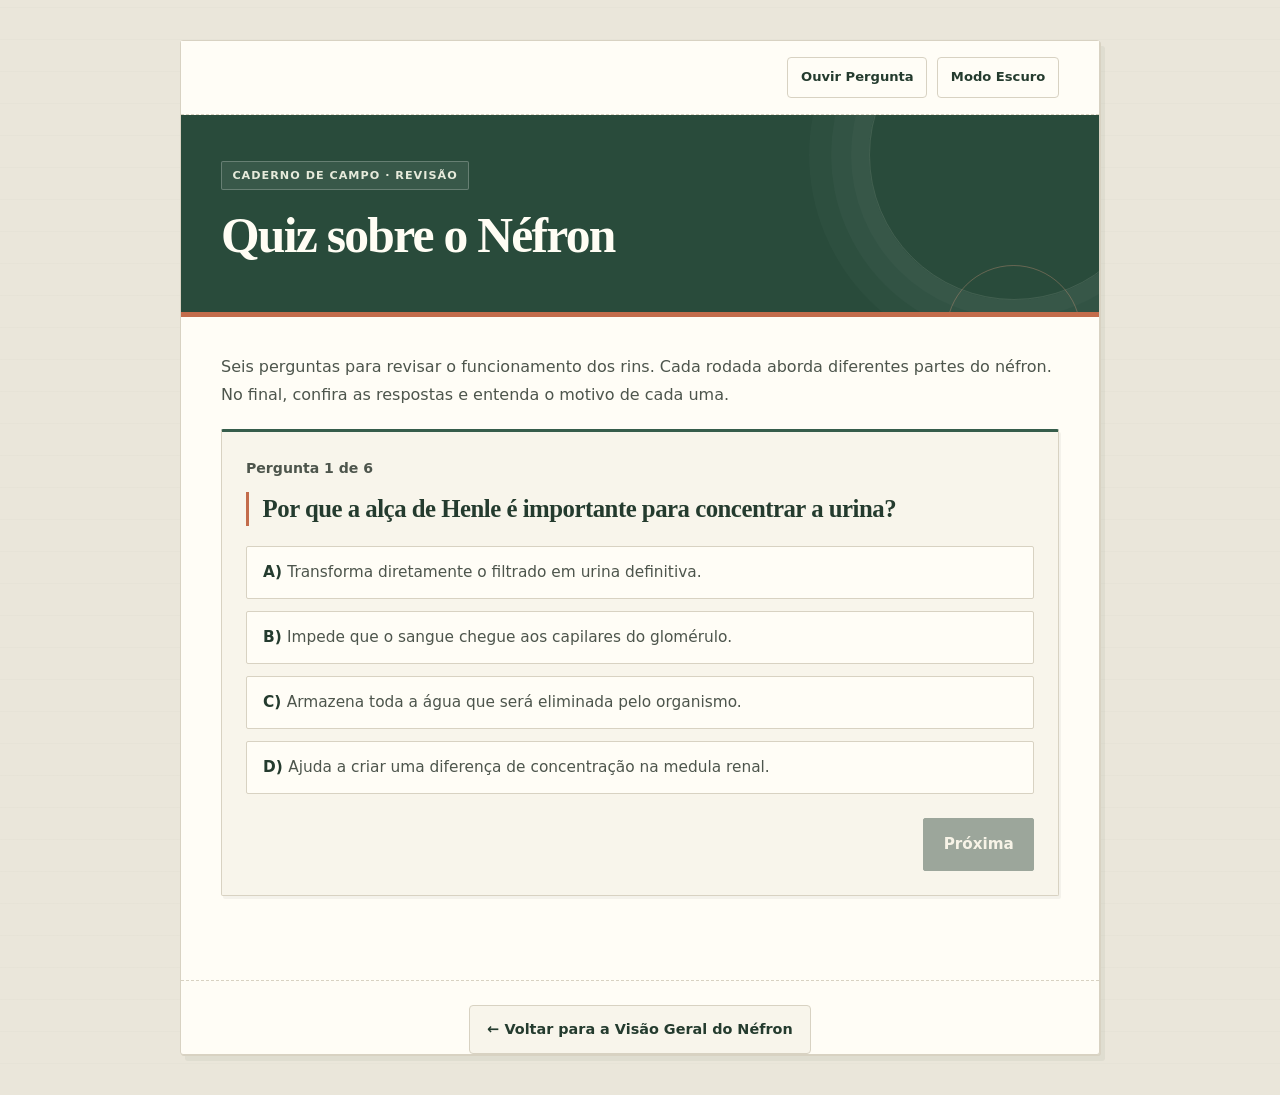
<file: quiz/index.html>
<!DOCTYPE html>
<html lang="pt-BR">
<head>
  <meta charset="UTF-8">
  <meta name="viewport" content="width=device-width, initial-scale=1.0">

  <meta
    name="description"
    content="Teste seus conhecimentos sobre o néfron e o sistema urinário."
  >

  <title>Quiz do Néfron — Caderno de Campo</title>

  <link rel="stylesheet" href="../style.css">
</head>

<body>
  <div class="container">

    <div class="accessibility-bar">
      <button
        id="tts-btn"
        class="accessibility-btn"
        aria-label="Ouvir pergunta ou resultado">
        Ouvir Pergunta
      </button>

      <button
        id="theme-btn"
        class="accessibility-btn"
        aria-label="Alternar tema escuro">
        Modo Escuro
      </button>
    </div>

    <header>
      <span class="badge">Caderno de Campo · Revisão</span>
      <h1>Quiz sobre o Néfron</h1>
    </header>

    <main id="readable-content">

      <p id="quiz-intro">
        Seis perguntas para revisar o funcionamento dos rins.
        Cada rodada aborda diferentes partes do néfron.
        No final, confira as respostas e entenda o motivo de cada uma.
      </p>

      <div
        id="quiz-container"
        class="quiz-card"
        aria-labelledby="question-text">

        <div
          class="quiz-progress"
          id="quiz-progress"
          aria-live="polite">
          Pergunta 1 de 6
        </div>

        <h2
          id="question-text"
          tabindex="-1"
          style="margin-top: 0.75rem;">
          Carregando pergunta...
        </h2>

        <ul
          class="options-list"
          id="options-list">
        </ul>

        <div class="quiz-actions">
          <span></span>

          <button
            id="next-btn"
            class="action-btn"
            disabled>
            Próxima
          </button>
        </div>
      </div>

      <div
        id="result-container"
        class="quiz-card results-card"
        style="display: none;"
        aria-labelledby="result-title">

        <h2 id="result-title">Rodada concluída!</h2>

        <p>Sua pontuação nesta rodada:</p>

        <div
          class="score-badge"
          id="score-text">
          0 / 6
        </div>

        <p id="score-message"></p>

        <div
          id="review-container"
          class="review-container">
        </div>

        <button
          id="restart-btn"
          class="action-btn"
          style="margin-top: 1.5rem;">
          Nova rodada
        </button>
      </div>

    </main>

    <footer class="nav-footer">
      <a href="../">← Voltar para a Visão Geral do Néfron</a>
    </footer>

  </div>

  <script>
    const questionBank = [

      {
        topic: "Visão geral",
        question: "Qual é a principal função do néfron?",
        options: [
          "Armazenar a urina antes de sua eliminação.",
          "Filtrar o sangue e ajustar o líquido tubular.",
          "Produzir células sanguíneas para a circulação.",
          "Conduzir a urina dos rins até a bexiga."
        ],
        correct: 1,
        explanation:
          "O néfron filtra parte do líquido do sangue e modifica " +
          "sua composição por meio da reabsorção e da secreção, " +
          "participando da formação da urina."
      },

      {
        topic: "Visão geral",
        question: "O que significa reabsorção tubular?",
        options: [
          "A passagem de resíduos do sangue para a urina.",
          "A entrada de sangue nos capilares do glomérulo.",
          "O retorno de substâncias do túbulo para o sangue.",
          "O armazenamento do líquido dentro da bexiga."
        ],
        correct: 2,
        explanation:
          "Na reabsorção, substâncias que estão no líquido tubular " +
          "passam de volta para o sangue. Isso permite recuperar " +
          "água, sais e nutrientes de que o organismo necessita."
      },

      {
        topic: "Visão geral",
        question: "Por que os rins controlam a quantidade de água e sais?",
        options: [
          "Para manter o equilíbrio interno do organismo.",
          "Para impedir que o sangue transporte nutrientes.",
          "Para transformar todas as substâncias em urina.",
          "Para manter constante o volume de urina eliminado."
        ],
        correct: 0,
        explanation:
          "O organismo precisa manter quantidades adequadas de água " +
          "e sais minerais. Os rins ajudam a regular esse equilíbrio, " +
          "eliminando excessos e recuperando substâncias necessárias."
      },

      {
        topic: "Visão geral",
        question:
          "Qual sequência representa o caminho do líquido após a filtração?",
        options: [
          "Glomérulo → alça de Henle → cápsula de Bowman → ducto coletor.",
          "Cápsula de Bowman → túbulo distal → túbulo proximal → alça.",
          "Túbulo proximal → cápsula de Bowman → alça → ducto coletor.",
          "Cápsula de Bowman → túbulo proximal → alça de Henle → túbulo distal → ducto coletor."
        ],
        correct: 3,
        explanation:
          "O líquido filtrado é recolhido pela cápsula de Bowman, " +
          "segue para o túbulo proximal, percorre a alça de Henle " +
          "e o túbulo distal e depois chega ao ducto coletor."
      },

      {
        topic: "Corpúsculo renal",
        question: "Quais estruturas formam o corpúsculo renal?",
        options: [
          "Alça de Henle e túbulo contorcido distal.",
          "Glomérulo e cápsula de Bowman.",
          "Túbulo proximal e ducto coletor.",
          "Cápsula renal e pelve renal."
        ],
        correct: 1,
        explanation:
          "O corpúsculo renal é formado pelo glomérulo, um conjunto " +
          "de capilares sanguíneos, e pela cápsula de Bowman, " +
          "que envolve esses capilares e recolhe o filtrado."
      },

      {
        topic: "Corpúsculo renal",
        question:
          "Quais substâncias normalmente conseguem passar pela barreira de filtração?",
        options: [
          "Hemácias, proteínas grandes e água.",
          "Leucócitos, glicose e proteínas grandes.",
          "Água, sais minerais, glicose e ureia.",
          "Células sanguíneas e todas as proteínas."
        ],
        correct: 2,
        explanation:
          "Água e diversas moléculas pequenas, como sais, glicose " +
          "e ureia, podem atravessar a barreira. Células sanguíneas " +
          "e a maior parte das proteínas normalmente permanecem no sangue."
      },

      {
        topic: "Corpúsculo renal",
        question:
          "O que normalmente permanece no sangue após a filtração glomerular?",
        options: [
          "As células sanguíneas e a maior parte das proteínas.",
          "Toda a água, todos os sais e toda a glicose.",
          "A ureia e todos os resíduos do metabolismo.",
          "A glicose e todos os nutrientes filtráveis."
        ],
        correct: 0,
        explanation:
          "A barreira de filtração normalmente impede a passagem " +
          "das células sanguíneas e restringe fortemente a passagem " +
          "da maior parte das proteínas plasmáticas."
      },

      {
        topic: "Corpúsculo renal",
        question:
          "Para qual estrutura o filtrado segue depois de sair da cápsula de Bowman?",
        options: [
          "Diretamente para o ducto coletor.",
          "Diretamente para o túbulo contorcido distal.",
          "Diretamente para a pelve renal.",
          "Para o túbulo contorcido proximal."
        ],
        correct: 3,
        explanation:
          "O filtrado sai do espaço da cápsula de Bowman pelo polo " +
          "urinário e entra no túbulo contorcido proximal."
      },

      {
        topic: "Túbulo proximal",
        question:
          "Qual é a função das microvilosidades no túbulo proximal?",
        options: [
          "Diminuir o contato entre as células e o filtrado.",
          "Aumentar a superfície disponível para reabsorção.",
          "Impedir a passagem de água para fora do túbulo.",
          "Produzir a pressão que inicia a filtração do sangue."
        ],
        correct: 1,
        explanation:
          "As microvilosidades formam uma borda em escova que aumenta " +
          "a área de contato com o líquido tubular, favorecendo " +
          "a reabsorção de substâncias."
      },

      {
        topic: "Túbulo proximal",
        question:
          "Em condições normais, o que acontece com a glicose filtrada?",
        options: [
          "Ela permanece no filtrado até ser eliminada.",
          "Ela é transformada em ureia dentro do túbulo.",
          "Ela é reabsorvida quase completamente pelo túbulo proximal.",
          "Ela retorna ao sangue somente no ducto coletor."
        ],
        correct: 2,
        explanation:
          "Em condições fisiológicas normais, praticamente toda a " +
          "glicose filtrada é reabsorvida, principalmente no túbulo " +
          "contorcido proximal. Isso evita sua perda significativa na urina."
      },

      {
        topic: "Túbulo proximal",
        question:
          "O que acontece principalmente no túbulo contorcido proximal?",
        options: [
          "Grande parte da água e das substâncias úteis é reabsorvida.",
          "Toda a urina fica armazenada até a micção.",
          "O sangue é filtrado pela primeira vez nos capilares.",
          "A água deixa de atravessar a parede do túbulo."
        ],
        correct: 0,
        explanation:
          "O túbulo proximal recupera uma grande parte da água e de " +
          "substâncias filtradas, como glicose, aminoácidos e sais."
      },

      {
        topic: "Túbulo proximal",
        question:
          "Qual alternativa descreve corretamente a reabsorção de água?",
        options: [
          "A água passa do sangue para o espaço da cápsula de Bowman.",
          "A água é produzida pelas células do túbulo proximal.",
          "A água é eliminada sem passar pelos túbulos renais.",
          "Parte da água do líquido tubular retorna à circulação sanguínea."
        ],
        correct: 3,
        explanation:
          "Durante a reabsorção, parte da água deixa o líquido tubular, " +
          "passa pelos tecidos renais e retorna à circulação sanguínea."
      },

      {
        topic: "Alça de Henle",
        question:
          "O que acontece principalmente no ramo descendente da alça de Henle?",
        options: [
          "A glicose é produzida para abastecer o sangue.",
          "A água sai do túbulo em direção ao tecido ao redor.",
          "A urina é armazenada antes de chegar à bexiga.",
          "O líquido deixa de entrar em contato com a medula."
        ],
        correct: 1,
        explanation:
          "O ramo descendente permite a saída de água por osmose. " +
          "Como a água deixa o líquido tubular, ele tende a ficar mais concentrado."
      },

      {
        topic: "Alça de Henle",
        question:
          "O que caracteriza o ramo ascendente da alça de Henle?",
        options: [
          "A água sai livremente junto com os sais.",
          "O filtrado permanece sem qualquer alteração.",
          "Sais podem sair, enquanto a água não os acompanha livremente.",
          "A glicose é recuperada quase completamente nesse trecho."
        ],
        correct: 2,
        explanation:
          "Os ramos ascendentes permitem a movimentação de sais, " +
          "mas são pouco permeáveis ou impermeáveis à água. " +
          "Por isso, o líquido tende a ficar mais diluído durante a subida."
      },

      {
        topic: "Alça de Henle",
        question:
          "Por que a alça de Henle é importante para concentrar a urina?",
        options: [
          "Ajuda a criar uma diferença de concentração na medula renal.",
          "Impede que o sangue chegue aos capilares do glomérulo.",
          "Armazena toda a água que será eliminada pelo organismo.",
          "Transforma diretamente o filtrado em urina definitiva."
        ],
        correct: 0,
        explanation:
          "A movimentação diferente de água e sais nos dois ramos " +
          "ajuda a criar e manter uma diferença de concentração na medula. " +
          "Essa diferença favorece a recuperação de água no ducto coletor."
      },

      {
        topic: "Alça de Henle",
        question:
          "Como muda a concentração do líquido ao percorrer a alça de Henle?",
        options: [
          "Fica sempre igual nos dois ramos.",
          "Fica mais diluído na descida e mais concentrado na subida.",
          "Perde toda a água antes de entrar na alça.",
          "Tende a concentrar-se na descida e a diluir-se na subida."
        ],
        correct: 3,
        explanation:
          "Na descida, a saída de água tende a concentrar o líquido. " +
          "Na subida, a saída de sais sem a mesma passagem de água " +
          "tende a diluí-lo."
      },

      {
        topic: "Túbulo distal",
        question:
          "Qual é uma função importante do túbulo contorcido distal?",
        options: [
          "Armazenar a urina formada nos rins.",
          "Realizar ajustes na quantidade de sais e no equilíbrio do sangue.",
          "Produzir a maior parte das células sanguíneas.",
          "Receber diretamente o sangue que entra no glomérulo."
        ],
        correct: 1,
        explanation:
          "O túbulo distal participa de ajustes na quantidade de íons " +
          "e no equilíbrio ácido-base, contribuindo para a composição " +
          "final do líquido que será eliminado."
      },

      {
        topic: "Túbulo distal",
        question:
          "Qual estrutura recebe o líquido depois que ele percorre a alça de Henle?",
        options: [
          "Cápsula de Bowman.",
          "Ducto coletor, imediatamente.",
          "Túbulo contorcido distal.",
          "Ureter."
        ],
        correct: 2,
        explanation:
          "Depois da alça de Henle, o líquido segue para o túbulo " +
          "contorcido distal, antes de chegar ao ducto coletor."
      },

      {
        topic: "Túbulo distal",
        question:
          "Em comparação com o túbulo proximal, o túbulo distal se destaca por:",
        options: [
          "Realizar ajustes mais específicos na composição do líquido tubular.",
          "Ser o local onde todo o sangue é filtrado pela primeira vez.",
          "Armazenar a urina até que ocorra a micção.",
          "Impedir qualquer movimentação de sais e água."
        ],
        correct: 0,
        explanation:
          "O túbulo proximal realiza grande parte da reabsorção. " +
          "O túbulo distal participa de ajustes mais específicos " +
          "na composição do líquido tubular."
      },

      {
        topic: "Túbulo distal",
        question:
          "Como o túbulo distal ajuda a manter o equilíbrio do sangue?",
        options: [
          "Mantendo todos os sais dentro do líquido tubular.",
          "Impedindo que substâncias sejam reabsorvidas.",
          "Transformando a ureia em células sanguíneas.",
          "Ajustando a movimentação de íons e contribuindo para o controle da acidez."
        ],
        correct: 3,
        explanation:
          "O túbulo distal modifica a quantidade de certos íons no " +
          "líquido tubular e participa da regulação do equilíbrio ácido-base."
      },

      {
        topic: "Ducto coletor",
        question:
          "Qual característica diferencia o ducto coletor dos túbulos de um néfron?",
        options: [
          "É o local onde o sangue entra pela primeira vez.",
          "Recebe líquido proveniente de vários néfrons.",
          "É responsável por filtrar diretamente as células sanguíneas.",
          "Conecta a bexiga diretamente aos capilares renais."
        ],
        correct: 1,
        explanation:
          "O ducto coletor recebe o líquido de diferentes néfrons e " +
          "contribui para os ajustes finais da composição da urina."
      },

      {
        topic: "Ducto coletor",
        question:
          "O que acontece quando a ação do ADH aumenta?",
        options: [
          "A filtração do sangue deixa de acontecer.",
          "A água fica impedida de retornar à circulação.",
          "Mais água pode ser reabsorvida, concentrando a urina.",
          "Toda a glicose filtrada passa a ser eliminada."
        ],
        correct: 2,
        explanation:
          "O ADH aumenta a permeabilidade do ducto coletor à água. " +
          "Assim, mais água pode retornar ao sangue e a urina tende " +
          "a ficar mais concentrada."
      },

      {
        topic: "Ducto coletor",
        question:
          "O que tende a acontecer quando a ação do ADH diminui?",
        options: [
          "Menos água é reabsorvida e a urina tende a ficar mais diluída.",
          "Mais água é reabsorvida e a urina fica sempre concentrada.",
          "O ducto coletor deixa de receber líquido dos néfrons.",
          "A filtração glomerular é interrompida por completo."
        ],
        correct: 0,
        explanation:
          "Com menor ação do ADH, o ducto coletor fica menos permeável " +
          "à água. Assim, uma quantidade maior de água tende a permanecer " +
          "no líquido e ser eliminada na urina."
      },

      {
        topic: "Ducto coletor",
        question:
          "Qual é uma das principais ações da aldosterona nos rins?",
        options: [
          "Impedir a passagem de sangue pelos glomérulos.",
          "Aumentar diretamente a filtração de todas as proteínas.",
          "Bloquear a reabsorção de sódio nos túbulos.",
          "Favorecer a reabsorção de sódio e a eliminação de potássio."
        ],
        correct: 3,
        explanation:
          "A aldosterona atua principalmente em regiões finais do néfron, " +
          "favorecendo a reabsorção de sódio e a secreção de potássio. " +
          "Seu efeito sobre a água depende de outros fatores, incluindo o ADH."
      }

    ];


    const QUESTIONS_PER_ROUND = 6;

    const labels = ["A", "B", "C", "D"];

    let currentQuestions = [];
    let userAnswers = [];
    let currentQuestionIndex = 0;
    let selectedOption = null;
    let score = 0;
    let ptVoice = null;

    const themeBtn = document.getElementById("theme-btn");
    const ttsBtn = document.getElementById("tts-btn");

    const quizContainer = document.getElementById("quiz-container");
    const resultContainer = document.getElementById("result-container");

    const questionText = document.getElementById("question-text");
    const optionsList = document.getElementById("options-list");
    const progressText = document.getElementById("quiz-progress");
    const nextBtn = document.getElementById("next-btn");

    const scoreText = document.getElementById("score-text");
    const scoreMessage = document.getElementById("score-message");
    const reviewContainer = document.getElementById("review-container");
    const restartBtn = document.getElementById("restart-btn");

    const synth = "speechSynthesis" in window
      ? window.speechSynthesis
      : null;

    function shuffleArray(array) {
      const shuffled = [...array];

      for (let i = shuffled.length - 1; i > 0; i--) {
        const j = Math.floor(Math.random() * (i + 1));

        [shuffled[i], shuffled[j]] =
          [shuffled[j], shuffled[i]];
      }

      return shuffled;
    }

    function getBalancedQuestions() {
      const topics = [
        "Visão geral",
        "Corpúsculo renal",
        "Túbulo proximal",
        "Alça de Henle",
        "Túbulo distal",
        "Ducto coletor"
      ];

      const selected = topics.map(topic => {
        const candidates = questionBank.filter(
          question => question.topic === topic
        );

        if (candidates.length === 0) {
          throw new Error(
            `Não há perguntas cadastradas para o tema: ${topic}`
          );
        }

        const chosen =
          candidates[Math.floor(Math.random() * candidates.length)];

        const correctAnswer = chosen.options[chosen.correct];

        const shuffledOptions = shuffleArray(chosen.options);

        return {
          ...chosen,
          options: shuffledOptions,
          correct: shuffledOptions.indexOf(correctAnswer)
        };
      });

      return shuffleArray(selected);
    }

    try {
      if (localStorage.getItem("theme") === "dark") {
        document.body.classList.add("dark-mode");
        themeBtn.textContent = "Modo Claro";
      }
    } catch (error) {
    }

    themeBtn.addEventListener("click", () => {
      document.body.classList.toggle("dark-mode");

      const isDark =
        document.body.classList.contains("dark-mode");

      themeBtn.textContent =
        isDark ? "Modo Claro" : "Modo Escuro";

      try {
        localStorage.setItem(
          "theme",
          isDark ? "dark" : "light"
        );
      } catch (error) {
      }
    });

    function loadVoices() {
      if (!synth) return;

      const voices = synth.getVoices();

      ptVoice =
        voices.find(
          voice => voice.lang.toLowerCase() === "pt-br"
        ) ||
        voices.find(
          voice => voice.lang.toLowerCase().startsWith("pt")
        ) ||
        null;
    }

    if (synth) {
      loadVoices();
      synth.addEventListener("voiceschanged", loadVoices);
    }

    function stopSpeech() {
      if (synth) {
        synth.cancel();
      }

      const showingResults =
        resultContainer.style.display !== "none";

      ttsBtn.textContent =
        showingResults ? "Ouvir Resultado" : "Ouvir Pergunta";

      ttsBtn.classList.remove("speaking");

      ttsBtn.setAttribute(
        "aria-label",
        showingResults
          ? "Ouvir resultado do quiz"
          : "Ouvir pergunta"
      );
    }

    function getTextForSpeech() {
      if (resultContainer.style.display !== "none") {
        return (
          `Quiz concluído. Você acertou ${score} de ` +
          `${QUESTIONS_PER_ROUND} perguntas. ` +
          scoreMessage.textContent
        );
      }

      const question = currentQuestions[currentQuestionIndex];

      if (!question) return "";

      const parts = [
        `Pergunta ${currentQuestionIndex + 1} de ${QUESTIONS_PER_ROUND}.`,
        question.question
      ];

      question.options.forEach((option, index) => {
        parts.push(`Alternativa ${labels[index]}. ${option}`);
      });

      return parts.join(" ");
    }

    ttsBtn.addEventListener("click", () => {
      if (!synth) {
        alert("Seu navegador não suporta leitura por voz.");
        return;
      }

      if (
        synth.speaking ||
        synth.pending ||
        ttsBtn.classList.contains("speaking")
      ) {
        stopSpeech();
        return;
      }

      synth.cancel();

      const utterance = new SpeechSynthesisUtterance(
        getTextForSpeech()
      );

      utterance.lang = "pt-BR";
      utterance.rate = 1.0;

      if (ptVoice) {
        utterance.voice = ptVoice;
      }

      utterance.onstart = () => {
        ttsBtn.textContent = "Parar Leitura";
        ttsBtn.classList.add("speaking");
        ttsBtn.setAttribute(
          "aria-label",
          "Parar leitura"
        );
      };

      utterance.onend = stopSpeech;
      utterance.onerror = stopSpeech;

      synth.speak(utterance);
    });


    function initQuiz() {
      stopSpeech();

      currentQuestions = getBalancedQuestions();
      userAnswers = [];
      currentQuestionIndex = 0;
      selectedOption = null;
      score = 0;

      quizContainer.style.display = "block";
      resultContainer.style.display = "none";

      loadQuestion();
    }

    function loadQuestion() {
      stopSpeech();

      selectedOption = null;
      nextBtn.disabled = true;

      const question =
        currentQuestions[currentQuestionIndex];

      progressText.textContent =
        `Pergunta ${currentQuestionIndex + 1} de ${QUESTIONS_PER_ROUND}`;

      questionText.textContent = question.question;

      optionsList.replaceChildren();

      nextBtn.textContent =
        currentQuestionIndex === QUESTIONS_PER_ROUND - 1
          ? "Ver resultado"
          : "Próxima";

      question.options.forEach((option, index) => {
        const li = document.createElement("li");
        li.className = "option-item";

        const btn = document.createElement("button");
        btn.type = "button";
        btn.className = "option-btn";

        const label = document.createElement("strong");
        label.textContent = `${labels[index]}) `;

        btn.appendChild(label);
        btn.appendChild(document.createTextNode(option));

        btn.addEventListener("click", () => {
          selectOption(index, btn);
        });

        li.appendChild(btn);
        optionsList.appendChild(li);
      });
    }

    function selectOption(index, button) {
      selectedOption = index;

      const allButtons =
        optionsList.querySelectorAll(".option-btn");

      allButtons.forEach(btn => {
        btn.classList.remove("selected");
        btn.setAttribute("aria-pressed", "false");
      });

      button.classList.add("selected");
      button.setAttribute("aria-pressed", "true");

      nextBtn.disabled = false;
    }

    nextBtn.addEventListener("click", () => {
      if (selectedOption === null) return;

      userAnswers.push(selectedOption);

      if (
        selectedOption ===
        currentQuestions[currentQuestionIndex].correct
      ) {
        score++;
      }

      currentQuestionIndex++;

      if (currentQuestionIndex < QUESTIONS_PER_ROUND) {
        loadQuestion();
      } else {
        showResults();
      }
    });

    function showResults() {
      stopSpeech();

      quizContainer.style.display = "none";
      resultContainer.style.display = "block";

      scoreText.textContent =
        `${score} / ${QUESTIONS_PER_ROUND}`;

      if (score === QUESTIONS_PER_ROUND) {
        scoreMessage.textContent =
          "Excelente! Você acertou todas as questões. " +
          "Continue praticando para consolidar o aprendizado.";
      } else if (score >= 4) {
        scoreMessage.textContent =
          "Bom trabalho! Você compreendeu boa parte dos conceitos. " +
          "Confira as explicações para revisar os pontos restantes.";
      } else if (score >= 2) {
        scoreMessage.textContent =
          "Você já reconhece alguns conceitos. " +
          "Use a revisão abaixo para entender melhor as funções " +
          "de cada parte do néfron.";
      } else {
        scoreMessage.textContent =
          "Esta rodada serve como ponto de partida. " +
          "Leia as explicações e revise os módulos antes de tentar novamente.";
      }

      renderReview();

      ttsBtn.textContent = "Ouvir Resultado";
      ttsBtn.setAttribute(
        "aria-label",
        "Ouvir resultado do quiz"
      );
    }

    function renderReview() {
      reviewContainer.replaceChildren();

      const reviewTitle = document.createElement("h3");
      reviewTitle.className = "review-title";
      reviewTitle.textContent = "Revisão das respostas";

      reviewContainer.appendChild(reviewTitle);

      currentQuestions.forEach((question, questionIndex) => {
        const userChoice = userAnswers[questionIndex];
        const correctChoice = question.correct;

        const item = document.createElement("div");
        item.className = "review-item";

        const title = document.createElement("div");
        title.className = "review-question-title";

        title.textContent =
          `Pergunta ${questionIndex + 1} — ` +
          `${question.topic}: ${question.question}`;

        item.appendChild(title);

        const options = document.createElement("ul");
        options.className = "review-options-list";

        question.options.forEach((option, optionIndex) => {
          const li = document.createElement("li");
          li.className = "review-option";

          const label = document.createElement("strong");
          label.textContent = `${labels[optionIndex]}) `;

          li.appendChild(label);
          li.appendChild(document.createTextNode(option));

          if (
            optionIndex === userChoice &&
            userChoice === correctChoice
          ) {
            li.classList.add("correct");
            li.appendChild(
              document.createTextNode(" — Sua resposta, correta")
            );
          } else if (
            optionIndex === userChoice &&
            userChoice !== correctChoice
          ) {
            li.classList.add("incorrect");
            li.appendChild(
              document.createTextNode(" — Sua resposta")
            );
          }

          if (
            optionIndex === correctChoice &&
            userChoice !== correctChoice
          ) {
            li.classList.add("correct");
            li.appendChild(
              document.createTextNode(" — Resposta correta")
            );
          }

          options.appendChild(li);
        });

        item.appendChild(options);

        const explanation = document.createElement("p");
        explanation.className = "review-explanation";

        const explanationLabel = document.createElement("strong");
        explanationLabel.textContent = "Por quê? ";

        explanation.appendChild(explanationLabel);
        explanation.appendChild(
          document.createTextNode(question.explanation)
        );

        item.appendChild(explanation);

        reviewContainer.appendChild(item);
      });
    }

    restartBtn.addEventListener("click", initQuiz);

    window.addEventListener("beforeunload", () => {
      if (synth) {
        synth.cancel();
      }
    });

    // Iniciar a primeira rodada.
    initQuiz();
  </script>
</body>
</html>
</file>
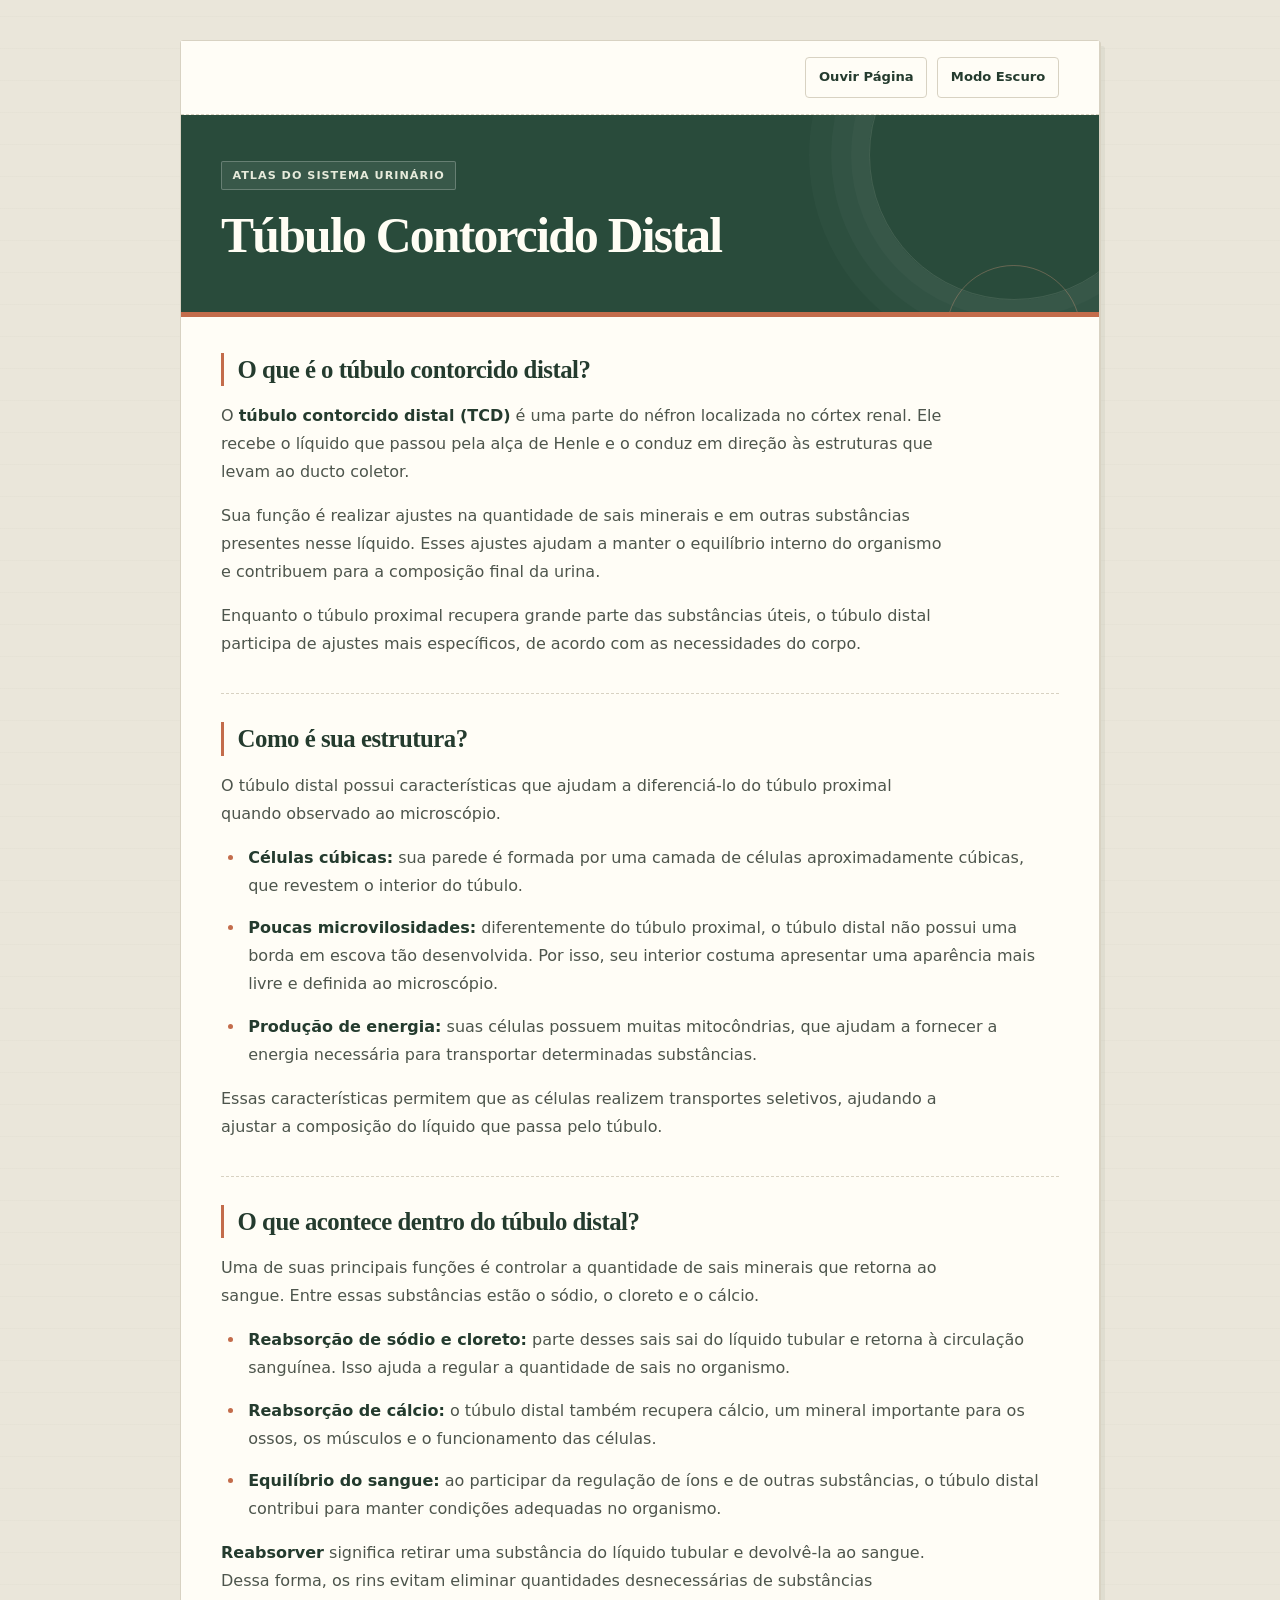
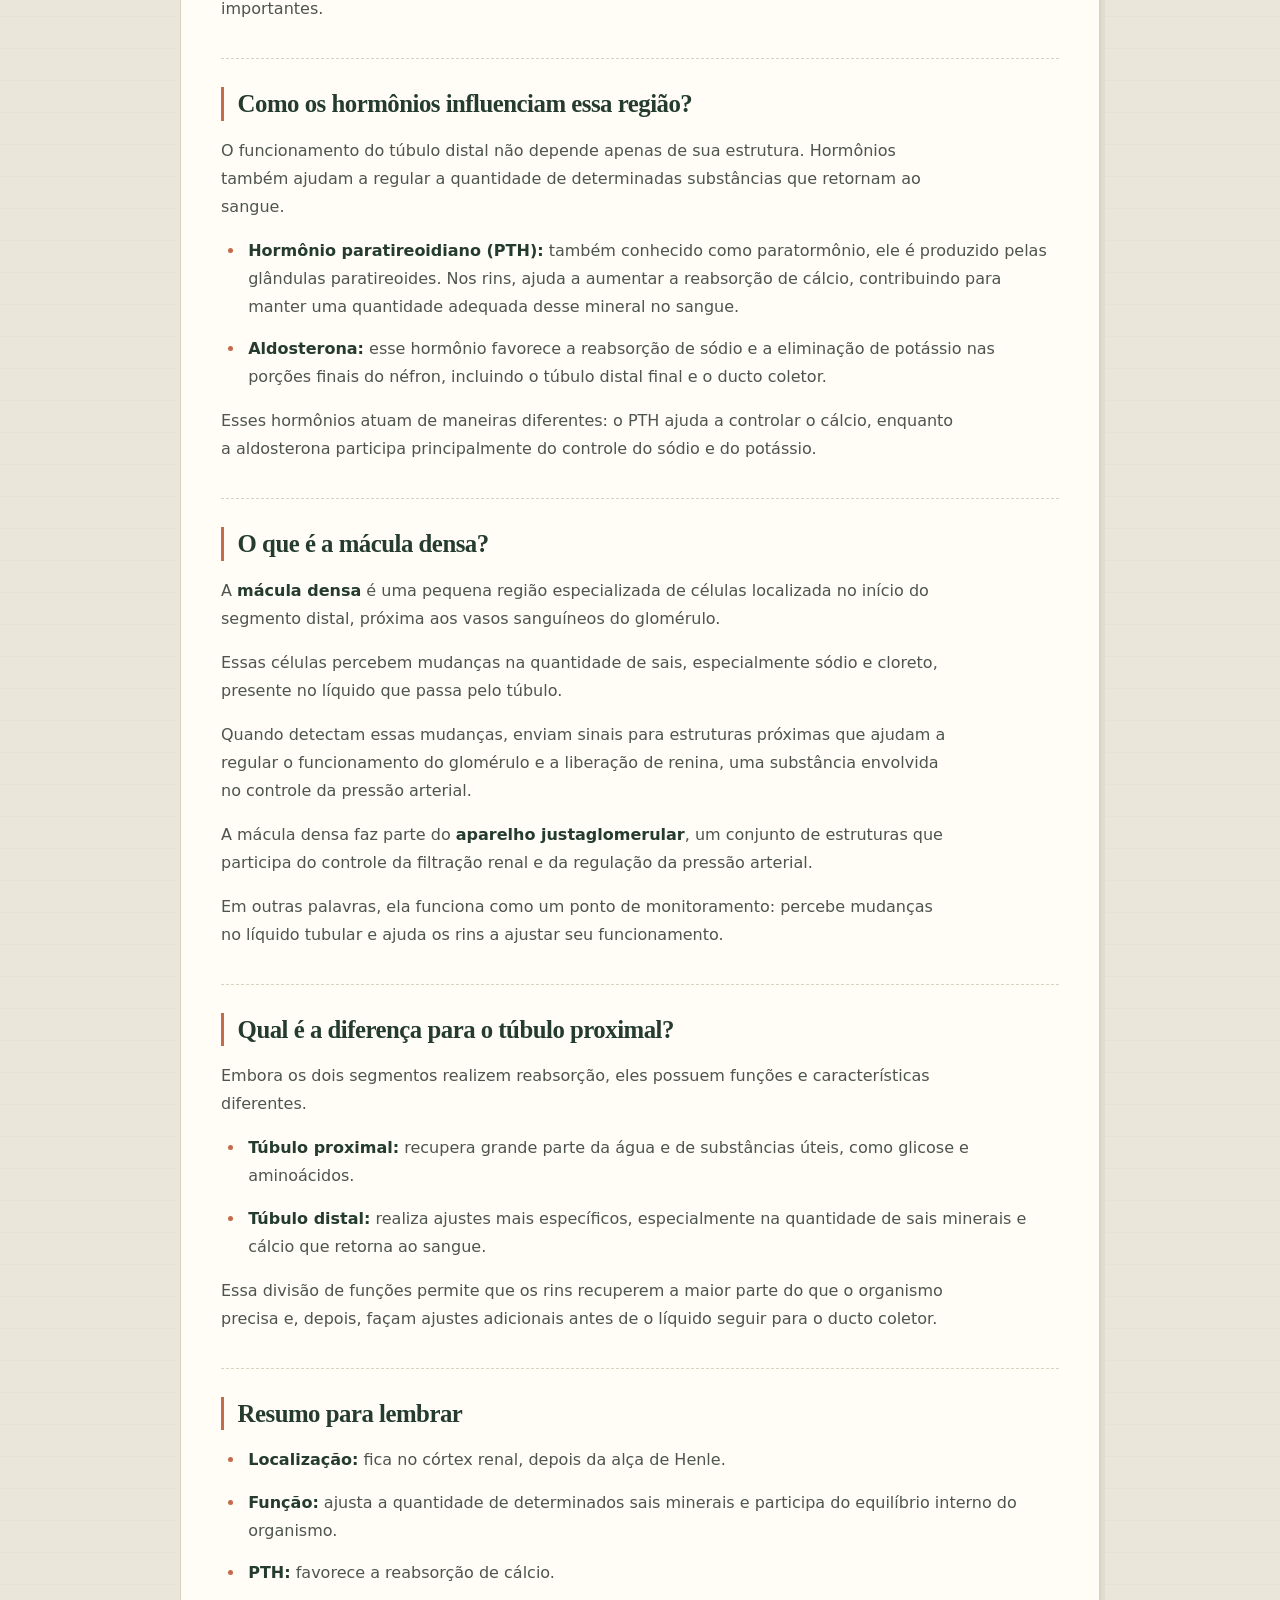
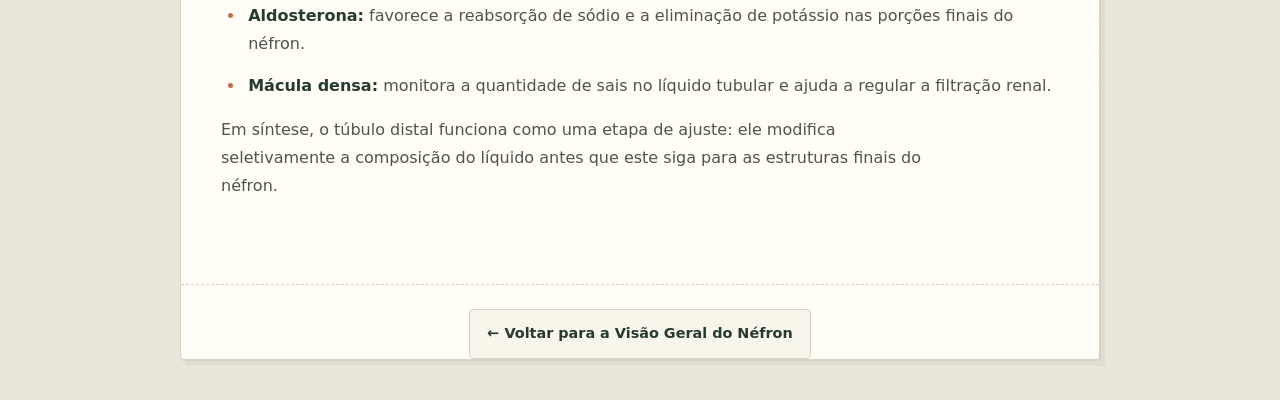
<file: tubulo-distal/index.html>
<!DOCTYPE html>
<html lang="pt-BR">
<head>
  <meta charset="UTF-8">
  <meta name="viewport" content="width=device-width, initial-scale=1.0">

  <meta
    name="description"
    content="Entenda como o túbulo contorcido distal ajusta a quantidade de sais minerais e contribui para o equilíbrio do organismo."
  >

  <title>Túbulo Contorcido Distal — Estudo do Néfron</title>

  <link rel="stylesheet" href="../style.css">
</head>

<body>
  <div class="container">

    <div class="accessibility-bar">

      <button
        id="tts-btn"
        class="accessibility-btn"
        aria-label="Ouvir conteúdo da página">
        Ouvir Página
      </button>

      <button
        id="theme-btn"
        class="accessibility-btn"
        aria-label="Alternar tema escuro">
        Modo Escuro
      </button>

    </div>

    <header>
      <span class="badge">Atlas do Sistema Urinário</span>
      <h1>Túbulo Contorcido Distal</h1>
    </header>

    <main id="readable-content">

      <section>
        <h2>O que é o túbulo contorcido distal?</h2>

        <p>
          O <strong>túbulo contorcido distal (TCD)</strong> é uma
          parte do néfron localizada no córtex renal. Ele recebe
          o líquido que passou pela alça de Henle e o conduz em
          direção às estruturas que levam ao ducto coletor.
        </p>

        <p>
          Sua função é realizar ajustes na quantidade de sais
          minerais e em outras substâncias presentes nesse líquido.
          Esses ajustes ajudam a manter o equilíbrio interno do
          organismo e contribuem para a composição final da urina.
        </p>

        <p>
          Enquanto o túbulo proximal recupera grande parte das
          substâncias úteis, o túbulo distal participa de ajustes
          mais específicos, de acordo com as necessidades do corpo.
        </p>
      </section>

      <section>
        <h2>Como é sua estrutura?</h2>

        <p>
          O túbulo distal possui características que ajudam a
          diferenciá-lo do túbulo proximal quando observado ao
          microscópio.
        </p>

        <ul>
          <li>
            <strong>Células cúbicas:</strong>
            sua parede é formada por uma camada de células
            aproximadamente cúbicas, que revestem o interior
            do túbulo.
          </li>

          <li>
            <strong>Poucas microvilosidades:</strong>
            diferentemente do túbulo proximal, o túbulo distal
            não possui uma borda em escova tão desenvolvida.
            Por isso, seu interior costuma apresentar uma aparência
            mais livre e definida ao microscópio.
          </li>

          <li>
            <strong>Produção de energia:</strong>
            suas células possuem muitas mitocôndrias, que ajudam
            a fornecer a energia necessária para transportar
            determinadas substâncias.
          </li>
        </ul>

        <p>
          Essas características permitem que as células realizem
          transportes seletivos, ajudando a ajustar a composição
          do líquido que passa pelo túbulo.
        </p>
      </section>

      <section>
        <h2>O que acontece dentro do túbulo distal?</h2>

        <p>
          Uma de suas principais funções é controlar a quantidade
          de sais minerais que retorna ao sangue. Entre essas
          substâncias estão o sódio, o cloreto e o cálcio.
        </p>

        <ul>
          <li>
            <strong>Reabsorção de sódio e cloreto:</strong>
            parte desses sais sai do líquido tubular e retorna
            à circulação sanguínea. Isso ajuda a regular a
            quantidade de sais no organismo.
          </li>

          <li>
            <strong>Reabsorção de cálcio:</strong>
            o túbulo distal também recupera cálcio, um mineral
            importante para os ossos, os músculos e o funcionamento
            das células.
          </li>

          <li>
            <strong>Equilíbrio do sangue:</strong>
            ao participar da regulação de íons e de outras
            substâncias, o túbulo distal contribui para manter
            condições adequadas no organismo.
          </li>
        </ul>

        <p>
          <strong>Reabsorver</strong> significa retirar uma
          substância do líquido tubular e devolvê-la ao sangue.
          Dessa forma, os rins evitam eliminar quantidades
          desnecessárias de substâncias importantes.
        </p>
      </section>

      <section>
        <h2>Como os hormônios influenciam essa região?</h2>

        <p>
          O funcionamento do túbulo distal não depende apenas
          de sua estrutura. Hormônios também ajudam a regular
          a quantidade de determinadas substâncias que retornam
          ao sangue.
        </p>

        <ul>
          <li>
            <strong>Hormônio paratireoidiano (PTH):</strong>
            também conhecido como paratormônio, ele é produzido
            pelas glândulas paratireoides. Nos rins, ajuda a
            aumentar a reabsorção de cálcio, contribuindo para
            manter uma quantidade adequada desse mineral no sangue.
          </li>

          <li>
            <strong>Aldosterona:</strong>
            esse hormônio favorece a reabsorção de sódio e a
            eliminação de potássio nas porções finais do néfron,
            incluindo o túbulo distal final e o ducto coletor.
          </li>
        </ul>

        <p>
          Esses hormônios atuam de maneiras diferentes:
          o PTH ajuda a controlar o cálcio, enquanto a aldosterona
          participa principalmente do controle do sódio e do potássio.
        </p>
      </section>

      <section>
        <h2>O que é a mácula densa?</h2>

        <p>
          A <strong>mácula densa</strong> é uma pequena região
          especializada de células localizada no início do
          segmento distal, próxima aos vasos sanguíneos do glomérulo.
        </p>

        <p>
          Essas células percebem mudanças na quantidade de sais,
          especialmente sódio e cloreto, presente no líquido que
          passa pelo túbulo.
        </p>

        <p>
          Quando detectam essas mudanças, enviam sinais para
          estruturas próximas que ajudam a regular o funcionamento
          do glomérulo e a liberação de renina, uma substância
          envolvida no controle da pressão arterial.
        </p>

        <p>
          A mácula densa faz parte do
          <strong>aparelho justaglomerular</strong>, um conjunto
          de estruturas que participa do controle da filtração
          renal e da regulação da pressão arterial.
        </p>

        <p>
          Em outras palavras, ela funciona como um ponto de
          monitoramento: percebe mudanças no líquido tubular
          e ajuda os rins a ajustar seu funcionamento.
        </p>
      </section>

      <section>
        <h2>Qual é a diferença para o túbulo proximal?</h2>

        <p>
          Embora os dois segmentos realizem reabsorção, eles
          possuem funções e características diferentes.
        </p>

        <ul>
          <li>
            <strong>Túbulo proximal:</strong>
            recupera grande parte da água e de substâncias úteis,
            como glicose e aminoácidos.
          </li>

          <li>
            <strong>Túbulo distal:</strong>
            realiza ajustes mais específicos, especialmente na
            quantidade de sais minerais e cálcio que retorna ao sangue.
          </li>
        </ul>

        <p>
          Essa divisão de funções permite que os rins recuperem
          a maior parte do que o organismo precisa e, depois,
          façam ajustes adicionais antes de o líquido seguir
          para o ducto coletor.
        </p>
      </section>

      <section>
        <h2>Resumo para lembrar</h2>

        <ul>
          <li>
            <strong>Localização:</strong>
            fica no córtex renal, depois da alça de Henle.
          </li>

          <li>
            <strong>Função:</strong>
            ajusta a quantidade de determinados sais minerais
            e participa do equilíbrio interno do organismo.
          </li>

          <li>
            <strong>PTH:</strong>
            favorece a reabsorção de cálcio.
          </li>

          <li>
            <strong>Aldosterona:</strong>
            favorece a reabsorção de sódio e a eliminação de potássio
            nas porções finais do néfron.
          </li>

          <li>
            <strong>Mácula densa:</strong>
            monitora a quantidade de sais no líquido tubular e
            ajuda a regular a filtração renal.
          </li>
        </ul>

        <p>
          Em síntese, o túbulo distal funciona como uma etapa de
          ajuste: ele modifica seletivamente a composição do líquido
          antes que este siga para as estruturas finais do néfron.
        </p>
      </section>

    </main>

    <footer class="nav-footer">
      <a href="../">← Voltar para a Visão Geral do Néfron</a>
    </footer>

  </div>

  <script>
    const themeBtn = document.getElementById('theme-btn');
    const ttsBtn = document.getElementById('tts-btn');
    const readableContent = document.getElementById('readable-content');

    const synth = 'speechSynthesis' in window
      ? window.speechSynthesis
      : null;

    let ptVoice = null;

    try {
      if (localStorage.getItem('theme') === 'dark') {
        document.body.classList.add('dark-mode');
        themeBtn.textContent = 'Modo Claro';
      }
    } catch (error) {

    }

    themeBtn.addEventListener('click', () => {
      document.body.classList.toggle('dark-mode');

      const isDark =
        document.body.classList.contains('dark-mode');

      themeBtn.textContent =
        isDark ? 'Modo Claro' : 'Modo Escuro';

      try {
        localStorage.setItem(
          'theme',
          isDark ? 'dark' : 'light'
        );
      } catch (error) {
      }
    });

    function loadVoices() {
      if (!synth) return;

      const voices = synth.getVoices();

      ptVoice =
        voices.find(
          voice => voice.lang.toLowerCase() === 'pt-br'
        ) ||
        voices.find(
          voice => voice.lang.toLowerCase().startsWith('pt')
        ) ||
        null;
    }

    if (synth) {
      loadVoices();
      synth.addEventListener('voiceschanged', loadVoices);
    }

    function stopSpeech() {
      if (synth) {
        synth.cancel();
      }

      ttsBtn.textContent = 'Ouvir Página';
      ttsBtn.classList.remove('speaking');

      ttsBtn.setAttribute(
        'aria-label',
        'Ouvir conteúdo da página'
      );
    }

    function getCleanTextForSpeech(element) {
      const clone = element.cloneNode(true);

      clone.querySelectorAll(
        'script, style, button'
      ).forEach(item => item.remove());

      return clone.innerText
        .replace(/\s+/g, ' ')
        .trim();
    }

    ttsBtn.addEventListener('click', () => {
      if (!synth) {
        alert('Seu navegador não suporta leitura por voz.');
        return;
      }

      if (
        synth.speaking ||
        synth.pending ||
        ttsBtn.classList.contains('speaking')
      ) {
        stopSpeech();
        return;
      }

      synth.cancel();

      const textToRead =
        getCleanTextForSpeech(readableContent);

      const utterance =
        new SpeechSynthesisUtterance(textToRead);

      utterance.lang = 'pt-BR';
      utterance.rate = 1.0;

      if (ptVoice) {
        utterance.voice = ptVoice;
      }

      utterance.onstart = () => {
        ttsBtn.textContent = 'Parar Leitura';
        ttsBtn.classList.add('speaking');

        ttsBtn.setAttribute(
          'aria-label',
          'Parar leitura da página'
        );
      };

      utterance.onend = stopSpeech;
      utterance.onerror = stopSpeech;

      synth.speak(utterance);
    });

    // Interromper a leitura ao sair da página.
    window.addEventListener('beforeunload', () => {
      if (synth) {
        synth.cancel();
      }
    });
  </script>

</body>
</html>
</file>
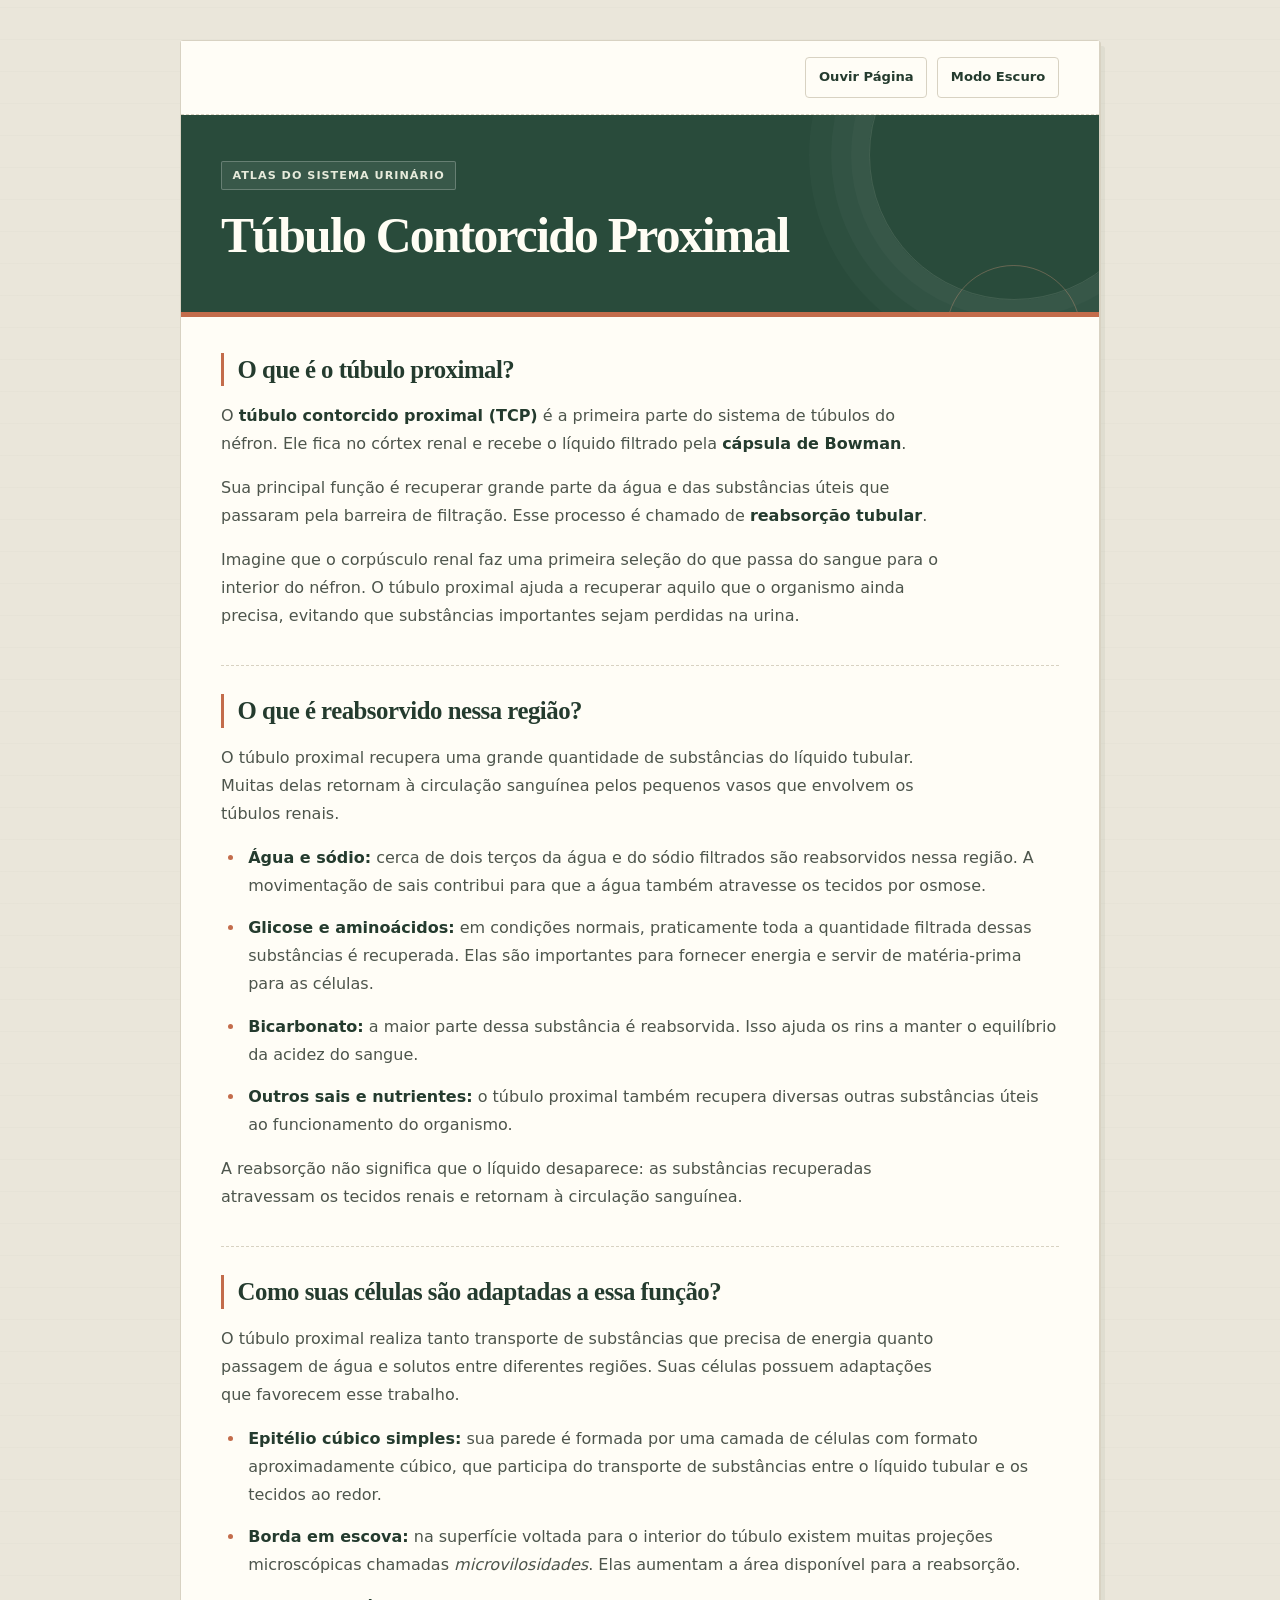
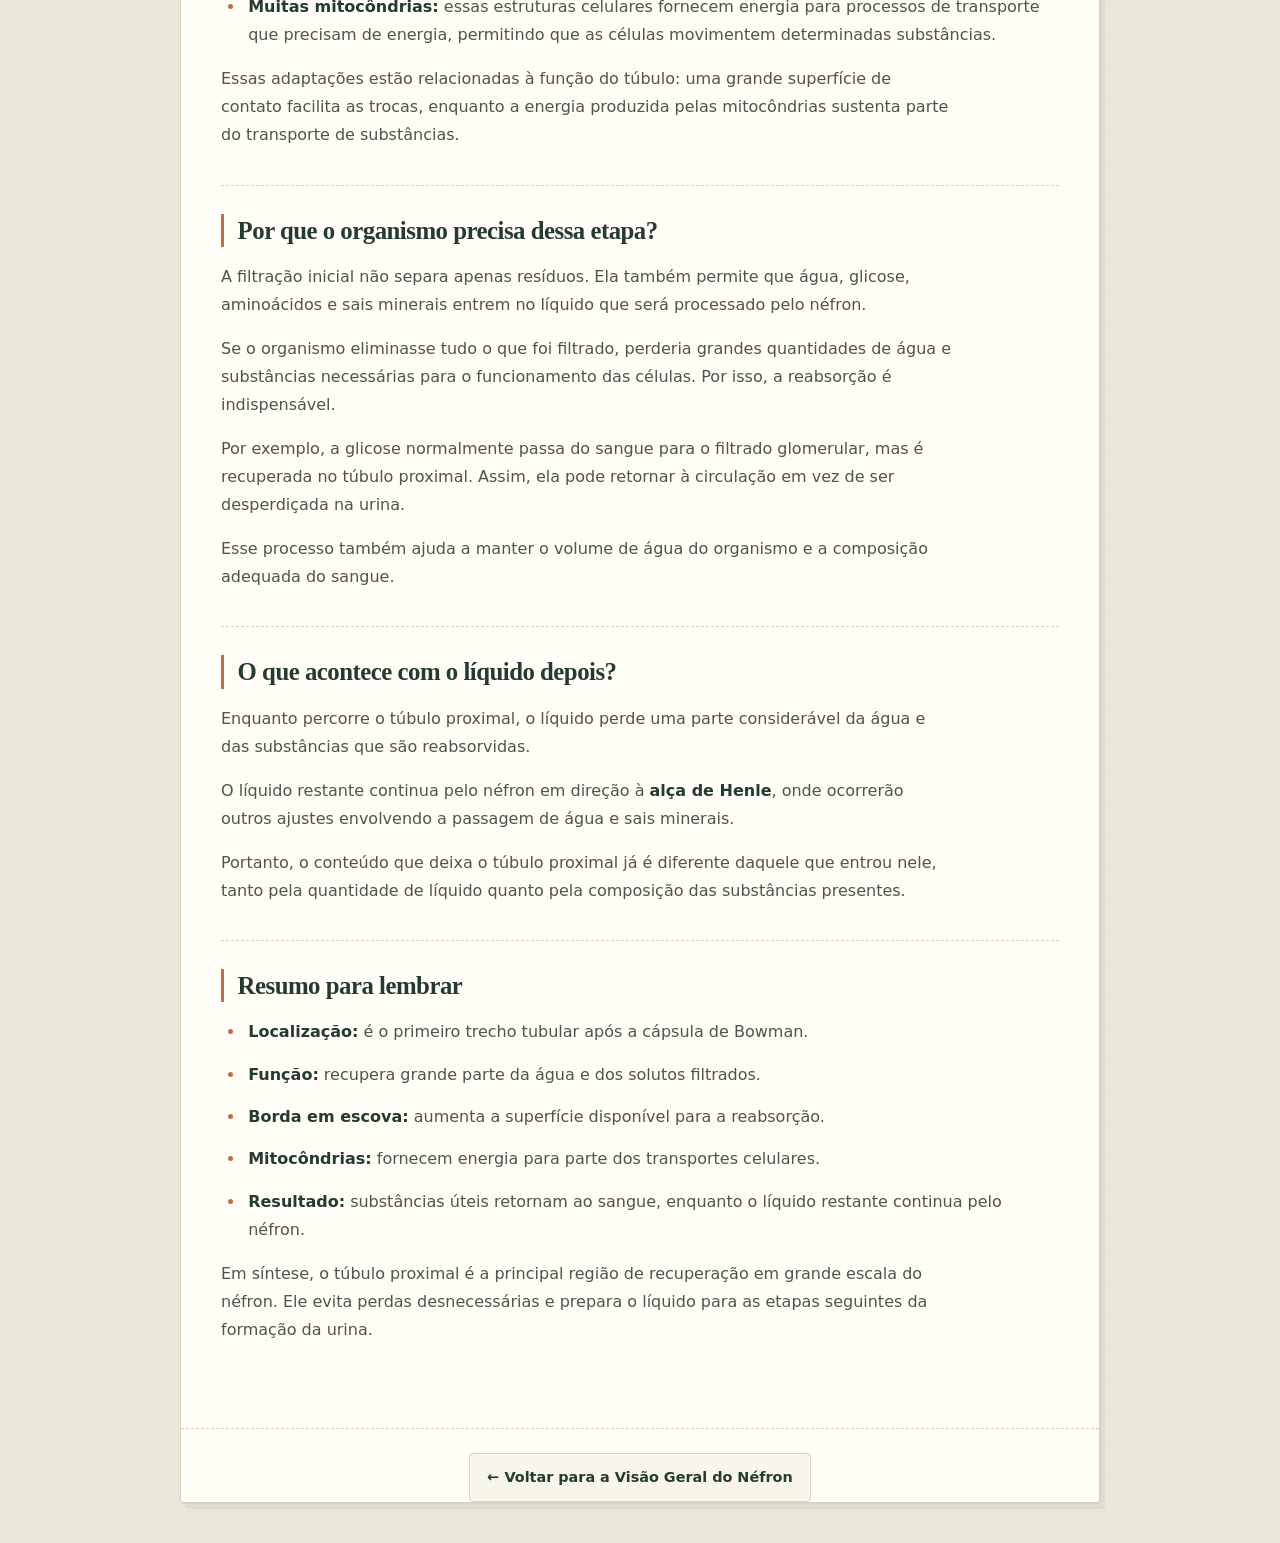
<file: tubulo-proximal/index.html>
<!DOCTYPE html>
<html lang="pt-BR">
<head>
  <meta charset="UTF-8">
  <meta name="viewport" content="width=device-width, initial-scale=1.0">

  <meta
    name="description"
    content="Aprenda como o túbulo contorcido proximal recupera água, sais minerais e nutrientes durante a formação da urina."
  >

  <title>Túbulo Contorcido Proximal — Estudo do Néfron</title>

  <link rel="stylesheet" href="../style.css">
</head>

<body>
  <div class="container">

    <div class="accessibility-bar">

      <button
        id="tts-btn"
        class="accessibility-btn"
        aria-label="Ouvir conteúdo da página">
        Ouvir Página
      </button>

      <button
        id="theme-btn"
        class="accessibility-btn"
        aria-label="Alternar tema escuro">
        Modo Escuro
      </button>

    </div>

    <header>
      <span class="badge">Atlas do Sistema Urinário</span>
      <h1>Túbulo Contorcido Proximal</h1>
    </header>

    <main id="readable-content">

      <section>
        <h2>O que é o túbulo proximal?</h2>

        <p>
          O <strong>túbulo contorcido proximal (TCP)</strong> é a
          primeira parte do sistema de túbulos do néfron. Ele fica
          no córtex renal e recebe o líquido filtrado pela
          <strong>cápsula de Bowman</strong>.
        </p>

        <p>
          Sua principal função é recuperar grande parte da água e
          das substâncias úteis que passaram pela barreira de
          filtração. Esse processo é chamado de
          <strong>reabsorção tubular</strong>.
        </p>

        <p>
          Imagine que o corpúsculo renal faz uma primeira seleção
          do que passa do sangue para o interior do néfron.
          O túbulo proximal ajuda a recuperar aquilo que o organismo
          ainda precisa, evitando que substâncias importantes sejam
          perdidas na urina.
        </p>
      </section>

      <section>
        <h2>O que é reabsorvido nessa região?</h2>

        <p>
          O túbulo proximal recupera uma grande quantidade de
          substâncias do líquido tubular. Muitas delas retornam
          à circulação sanguínea pelos pequenos vasos que envolvem
          os túbulos renais.
        </p>

        <ul>
          <li>
            <strong>Água e sódio:</strong>
            cerca de dois terços da água e do sódio filtrados são
            reabsorvidos nessa região. A movimentação de sais
            contribui para que a água também atravesse os tecidos
            por osmose.
          </li>

          <li>
            <strong>Glicose e aminoácidos:</strong>
            em condições normais, praticamente toda a quantidade
            filtrada dessas substâncias é recuperada. Elas são
            importantes para fornecer energia e servir de matéria-prima
            para as células.
          </li>

          <li>
            <strong>Bicarbonato:</strong>
            a maior parte dessa substância é reabsorvida. Isso ajuda
            os rins a manter o equilíbrio da acidez do sangue.
          </li>

          <li>
            <strong>Outros sais e nutrientes:</strong>
            o túbulo proximal também recupera diversas outras
            substâncias úteis ao funcionamento do organismo.
          </li>
        </ul>

        <p>
          A reabsorção não significa que o líquido desaparece:
          as substâncias recuperadas atravessam os tecidos renais
          e retornam à circulação sanguínea.
        </p>
      </section>

      <section>
        <h2>Como suas células são adaptadas a essa função?</h2>

        <p>
          O túbulo proximal realiza tanto transporte de substâncias
          que precisa de energia quanto passagem de água e solutos
          entre diferentes regiões. Suas células possuem adaptações
          que favorecem esse trabalho.
        </p>

        <ul>
          <li>
            <strong>Epitélio cúbico simples:</strong>
            sua parede é formada por uma camada de células com formato
            aproximadamente cúbico, que participa do transporte de
            substâncias entre o líquido tubular e os tecidos ao redor.
          </li>

          <li>
            <strong>Borda em escova:</strong>
            na superfície voltada para o interior do túbulo existem
            muitas projeções microscópicas chamadas
            <em>microvilosidades</em>. Elas aumentam a área disponível
            para a reabsorção.
          </li>

          <li>
            <strong>Muitas mitocôndrias:</strong>
            essas estruturas celulares fornecem energia para
            processos de transporte que precisam de energia,
            permitindo que as células movimentem determinadas
            substâncias.
          </li>
        </ul>

        <p>
          Essas adaptações estão relacionadas à função do túbulo:
          uma grande superfície de contato facilita as trocas,
          enquanto a energia produzida pelas mitocôndrias sustenta
          parte do transporte de substâncias.
        </p>
      </section>

      <section>
        <h2>Por que o organismo precisa dessa etapa?</h2>

        <p>
          A filtração inicial não separa apenas resíduos.
          Ela também permite que água, glicose, aminoácidos e sais
          minerais entrem no líquido que será processado pelo néfron.
        </p>

        <p>
          Se o organismo eliminasse tudo o que foi filtrado,
          perderia grandes quantidades de água e substâncias
          necessárias para o funcionamento das células.
          Por isso, a reabsorção é indispensável.
        </p>

        <p>
          Por exemplo, a glicose normalmente passa do sangue para
          o filtrado glomerular, mas é recuperada no túbulo proximal.
          Assim, ela pode retornar à circulação em vez de ser
          desperdiçada na urina.
        </p>

        <p>
          Esse processo também ajuda a manter o volume de água
          do organismo e a composição adequada do sangue.
        </p>
      </section>

      <section>
        <h2>O que acontece com o líquido depois?</h2>

        <p>
          Enquanto percorre o túbulo proximal, o líquido perde
          uma parte considerável da água e das substâncias que
          são reabsorvidas.
        </p>

        <p>
          O líquido restante continua pelo néfron em direção à
          <strong>alça de Henle</strong>, onde ocorrerão outros
          ajustes envolvendo a passagem de água e sais minerais.
        </p>

        <p>
          Portanto, o conteúdo que deixa o túbulo proximal já é
          diferente daquele que entrou nele, tanto pela quantidade
          de líquido quanto pela composição das substâncias presentes.
        </p>
      </section>

      <section>
        <h2>Resumo para lembrar</h2>

        <ul>
          <li>
            <strong>Localização:</strong>
            é o primeiro trecho tubular após a cápsula de Bowman.
          </li>

          <li>
            <strong>Função:</strong>
            recupera grande parte da água e dos solutos filtrados.
          </li>

          <li>
            <strong>Borda em escova:</strong>
            aumenta a superfície disponível para a reabsorção.
          </li>

          <li>
            <strong>Mitocôndrias:</strong>
            fornecem energia para parte dos transportes celulares.
          </li>

          <li>
            <strong>Resultado:</strong>
            substâncias úteis retornam ao sangue, enquanto o líquido
            restante continua pelo néfron.
          </li>
        </ul>

        <p>
          Em síntese, o túbulo proximal é a principal região de
          recuperação em grande escala do néfron. Ele evita perdas
          desnecessárias e prepara o líquido para as etapas seguintes
          da formação da urina.
        </p>
      </section>

    </main>

    <footer class="nav-footer">
      <a href="../">← Voltar para a Visão Geral do Néfron</a>
    </footer>

  </div>

  <script>
    const themeBtn = document.getElementById('theme-btn');
    const ttsBtn = document.getElementById('tts-btn');
    const readableContent = document.getElementById('readable-content');

    const synth = 'speechSynthesis' in window
      ? window.speechSynthesis
      : null;

    let ptVoice = null;

    try {
      if (localStorage.getItem('theme') === 'dark') {
        document.body.classList.add('dark-mode');
        themeBtn.textContent = 'Modo Claro';
      }
    } catch (error) {
    }

    themeBtn.addEventListener('click', () => {
      document.body.classList.toggle('dark-mode');

      const isDark =
        document.body.classList.contains('dark-mode');

      themeBtn.textContent =
        isDark ? 'Modo Claro' : 'Modo Escuro';

      try {
        localStorage.setItem(
          'theme',
          isDark ? 'dark' : 'light'
        );
      } catch (error) {
      }
    });

    function loadVoices() {
      if (!synth) return;

      const voices = synth.getVoices();

      ptVoice =
        voices.find(
          voice => voice.lang.toLowerCase() === 'pt-br'
        ) ||
        voices.find(
          voice => voice.lang.toLowerCase().startsWith('pt')
        ) ||
        null;
    }

    if (synth) {
      loadVoices();
      synth.addEventListener('voiceschanged', loadVoices);
    }

    function stopSpeech() {
      if (synth) {
        synth.cancel();
      }

      ttsBtn.textContent = 'Ouvir Página';
      ttsBtn.classList.remove('speaking');

      ttsBtn.setAttribute(
        'aria-label',
        'Ouvir conteúdo da página'
      );
    }

    function getCleanTextForSpeech(element) {
      const clone = element.cloneNode(true);

      clone.querySelectorAll(
        'script, style, button'
      ).forEach(item => item.remove());

      return clone.innerText
        .replace(/\s+/g, ' ')
        .trim();
    }

    ttsBtn.addEventListener('click', () => {
      if (!synth) {
        alert('Seu navegador não suporta leitura por voz.');
        return;
      }

      if (
        synth.speaking ||
        synth.pending ||
        ttsBtn.classList.contains('speaking')
      ) {
        stopSpeech();
        return;
      }

      synth.cancel();

      const textToRead =
        getCleanTextForSpeech(readableContent);

      const utterance =
        new SpeechSynthesisUtterance(textToRead);

      utterance.lang = 'pt-BR';
      utterance.rate = 1.0;

      if (ptVoice) {
        utterance.voice = ptVoice;
      }

      utterance.onstart = () => {
        ttsBtn.textContent = 'Parar Leitura';
        ttsBtn.classList.add('speaking');

        ttsBtn.setAttribute(
          'aria-label',
          'Parar leitura da página'
        );
      };

      utterance.onend = stopSpeech;
      utterance.onerror = stopSpeech;

      synth.speak(utterance);
    });

    window.addEventListener('beforeunload', () => {
      if (synth) {
        synth.cancel();
      }
    });
  </script>

</body>
</html>
</file>
<file: style.css>
:root {
  color-scheme: light;

  --primary-color: #365d4b;
  --primary-hover: #254535;
  --primary-rgb: 54, 93, 75;

  --accent-color: #c36c4b;
  --accent-hover: #a95034;
  --accent-rgb: 195, 108, 75;

  --bg-color: #eae6da;
  --card-bg: #fffdf6;
  --text-color: #4d554c;
  --heading-color: #243b2e;
  --border-color: #d8d2c2;

  --link-card-bg: #f8f5eb;
  --link-card-hover: #f0eee0;

  --badge-bg: #e2e9d9;
  --badge-text: #365d4b;

  --success-bg: #e2edda;
  --success-text: #315d37;
  --success-border: #6d9a63;

  --error-bg: #f5e2d9;
  --error-text: #873d2d;
  --error-border: #c36c4b;

  --shadow-sm: 2px 3px 0 rgba(53, 68, 48, 0.055);
  --shadow-md: 4px 5px 0 rgba(53, 68, 48, 0.055);
  --shadow-hover: 4px 5px 0 rgba(195, 108, 75, 0.18);

  --radius-sm: 4px;
  --radius-md: 7px;
  --radius-lg: 3px;

  --font-display: Georgia, "Times New Roman", serif;
  --font-body: system-ui, -apple-system, BlinkMacSystemFont,
    "Segoe UI", sans-serif;

  --transition: 180ms ease;
}


/* 02. MODO ESCURO */

body.dark-mode {
  color-scheme: dark;

  --primary-color: #a6c7a9;
  --primary-hover: #c3dec3;
  --primary-rgb: 166, 199, 169;

  --accent-color: #e5a082;
  --accent-hover: #f0b99f;
  --accent-rgb: 229, 160, 130;

  --bg-color: #1a241e;
  --card-bg: #222f26;
  --text-color: #d0d8ce;
  --heading-color: #eff2e8;
  --border-color: #3d4c40;

  --link-card-bg: #29382d;
  --link-card-hover: #324434;

  --badge-bg: #334938;
  --badge-text: #d3e5cc;

  --success-bg: #294332;
  --success-text: #c1e0b7;
  --success-border: #739d6a;

  --error-bg: #4a302b;
  --error-text: #f3c1ab;
  --error-border: #cb8469;

  --shadow-sm: 2px 3px 0 rgba(0, 0, 0, 0.12);
  --shadow-md: 4px 5px 0 rgba(0, 0, 0, 0.14);
  --shadow-hover: 4px 5px 0 rgba(0, 0, 0, 0.18);
}


/* 03. ESTRUTURA GERAL */

*,
*::before,
*::after {
  box-sizing: border-box;
}

html {
  scroll-behavior: smooth;
}

body {
  margin: 0;
  padding: 2.5rem 1.25rem;

  font-family: var(--font-body);
  font-size: 1rem;
  line-height: 1.75;

  color: var(--text-color);

  background-color: var(--bg-color);

  /* Textura discreta de papel pautado. */
  background-image:
    repeating-linear-gradient(
      0deg,
      transparent 0,
      transparent 31px,
      rgba(75, 85, 65, 0.045) 32px
    );

  transition:
    background-color 250ms ease,
    color 250ms ease;
}

body.dark-mode {
  background-image:
    repeating-linear-gradient(
      0deg,
      transparent 0,
      transparent 31px,
      rgba(222, 231, 210, 0.025) 32px
    );
}

button,
input,
textarea,
select {
  font: inherit;
}

button {
  -webkit-tap-highlight-color: transparent;
}

img,
video,
svg {
  max-width: 100%;
}

p {
  margin: 0 0 1rem;
}

p:last-child {
  margin-bottom: 0;
}

strong {
  color: var(--heading-color);
}

::selection {
  background-color: var(--badge-bg);
  color: var(--heading-color);
}


/* 04. FOLHA PRINCIPAL */

.container {
  position: relative;

  width: 100%;
  max-width: 920px;
  margin: 0 auto;
  padding: 0;

  background-color: var(--card-bg);

  border: 1px solid var(--border-color);
  border-radius: var(--radius-lg);

  box-shadow:
    1px 1px 0 var(--border-color),
    5px 6px 0 rgba(53, 68, 48, 0.06);

  transition:
    background-color 250ms ease,
    border-color 250ms ease;
}


/* 05. BARRA DE ACESSIBILIDADE */

.accessibility-bar {
  display: flex;
  justify-content: flex-end;
  align-items: center;
  flex-wrap: wrap;
  gap: 0.6rem;

  margin: 0;
  padding: 1rem 2.5rem;

  background-color: var(--card-bg);
  border-bottom: 1px dashed var(--border-color);
}

.accessibility-btn {
  display: inline-flex;
  align-items: center;
  justify-content: center;
  gap: 0.4rem;

  padding: 0.5rem 0.8rem;

  color: var(--heading-color);
  background-color: transparent;

  border: 1px solid var(--border-color);
  border-radius: var(--radius-sm);

  font-size: 0.82rem;
  font-weight: 650;

  cursor: pointer;

  transition:
    color var(--transition),
    background-color var(--transition),
    border-color var(--transition);
}

.accessibility-btn:hover {
  background-color: var(--link-card-hover);
  border-color: var(--primary-color);
}

.accessibility-btn.speaking {
  background-color: var(--accent-color);
  border-color: var(--accent-color);
  color: #fffdf6;
}


/* 06. CABEÇALHO — A CAPA DO CADERNO */

header {
  position: relative;
  isolation: isolate;
  overflow: hidden;

  margin: 0;
  padding: 2.8rem 2.5rem 3rem;

  color: #f7f3e7;
  background-color: #294b3b;

  border-bottom: 5px solid var(--accent-color);
}

/* Linhas circulares inspiradas em desenhos anatômicos. */
header::before,
header::after {
  content: "";

  position: absolute;
  z-index: -1;

  pointer-events: none;
  border: 1px solid rgba(247, 243, 231, 0.12);
  border-radius: 50%;
}

header::before {
  width: 290px;
  height: 290px;
  top: -105px;
  right: -60px;

  box-shadow:
    0 0 0 18px rgba(247, 243, 231, 0.025),
    0 0 0 38px rgba(247, 243, 231, 0.025),
    0 0 0 60px rgba(247, 243, 231, 0.02);
}

header::after {
  width: 135px;
  height: 135px;
  right: 18px;
  bottom: -88px;

  border-color: rgba(229, 160, 130, 0.32);
}

header .badge {
  display: inline-block;

  padding: 0.3rem 0.65rem;

  color: #e6eadb;
  background-color: rgba(255, 255, 255, 0.075);

  border: 1px solid rgba(255, 255, 255, 0.23);
  border-radius: 2px;

  font-size: 0.7rem;
  font-weight: 700;
  letter-spacing: 0.09em;
  text-transform: uppercase;
  line-height: 1.6;
}

header h1 {
  position: relative;

  max-width: 680px;
  margin: 1.1rem 0 0;

  color: #fffdf4;

  font-family: var(--font-display);
  font-size: clamp(2rem, 5vw, 3.1rem);
  font-weight: 700;
  letter-spacing: -0.035em;
  line-height: 1.12;

  overflow-wrap: anywhere;
}


/* 07. CONTEÚDO */

#readable-content {
  padding: 2.25rem 2.5rem 2.75rem;
}

main > section {
  min-width: 0;
}

main > section + section {
  margin-top: 2.2rem;
  padding-top: 1.75rem;

  border-top: 1px dashed var(--border-color);
}

main > section > p {
  max-width: 72ch;
}


/* 08. TÍTULOS DAS SEÇÕES */

h1 {
  color: var(--heading-color);
  font-family: var(--font-display);
  line-height: 1.2;
}

h2 {
  position: relative;

  margin: 0 0 1rem;
  padding-left: 0.85rem;

  color: var(--heading-color);

  border-left: 3px solid var(--accent-color);

  font-family: var(--font-display);
  font-size: 1.55rem;
  font-weight: 700;
  letter-spacing: -0.02em;
  line-height: 1.35;
}

h3 {
  margin: 1.5rem 0 0.65rem;

  color: var(--heading-color);
  font-family: var(--font-display);
  font-size: 1.2rem;
  line-height: 1.4;
}


/* 09. TEXTOS E LISTAS */

ul {
  padding-left: 1.45rem;
}

li {
  margin-bottom: 0.6rem;
}

li::marker {
  color: var(--accent-color);
}

main > section > ul:not(.options-list):not(.modules-list) {
  margin: 0.8rem 0 1rem;
  padding-left: 1.5rem;
}

main > section > ul:not(.options-list):not(.modules-list) li {
  padding-left: 0.2rem;
  margin-bottom: 0.9rem;
}

p a,
main li a:not(.option-btn):not(.modules-list a) {
  color: var(--primary-color);
  font-weight: 650;
  text-decoration-color: transparent;
  text-decoration-thickness: 1px;
  text-underline-offset: 3px;
  transition: text-decoration-color var(--transition);
}

p a:hover,
main li a:not(.option-btn):not(.modules-list a):hover {
  text-decoration-color: currentColor;
}


/* 10. CARTÕES DOS MÓDULOS */

.options-list,
.modules-list {
  display: grid;
  grid-template-columns: minmax(0, 1fr);
  gap: 0.85rem;

  margin: 1.3rem 0 0;
  padding: 0;

  list-style: none;
}

.options-list > li,
.modules-list > li {
  min-width: 0;
  margin: 0;
}

/*
  Somente listas com links de módulos recebem duas colunas
  e numeração de catálogo. As alternativas do quiz continuam
  em uma única coluna.
*/

.options-list:has(> .option-item > a.option-btn) {
  grid-template-columns: repeat(2, minmax(0, 1fr));
  counter-reset: module;
}

.options-list:has(> .option-item > a.option-btn)
  > .option-item {
  counter-increment: module;
}


/* Cartão do módulo */

.options-list > .option-item > a.option-btn,
.modules-list > li > a {
  position: relative;
  display: block;

  width: 100%;
  min-width: 0;
  min-height: 120px;

  padding: 1.2rem 2.65rem 1.15rem 3.6rem;

  background-color: var(--link-card-bg);
  color: var(--text-color);

  border: 1px solid var(--border-color);
  border-left: 3px solid var(--primary-color);
  border-radius: 2px;

  font-size: 0.98rem;
  line-height: 1.5;

  text-decoration: none;
  overflow-wrap: anywhere;

  box-shadow: var(--shadow-sm);

  transition:
    background-color var(--transition),
    border-color var(--transition),
    box-shadow var(--transition),
    transform var(--transition);
}


/* Números como os de um índice impresso. */

.options-list:has(> .option-item > a.option-btn)
  > .option-item > a.option-btn::before {
  content: counter(module, decimal-leading-zero);

  position: absolute;
  top: 1.2rem;
  left: 1rem;

  color: var(--accent-color);

  font-family: var(--font-display);
  font-size: 1.15rem;
  font-weight: 700;
  line-height: 1.3;
}


/* Títulos dos cartões */

.options-list > .option-item > a.option-btn strong,
.modules-list > li > a strong {
  display: block;
  margin-bottom: 0.4rem;

  color: var(--heading-color);

  font-family: var(--font-display);
  font-size: 1.07rem;
  font-weight: 700;
  line-height: 1.3;

  transition: color var(--transition);
}


/* Descrições */

.options-list > .option-item > a.option-btn span,
.modules-list > li > a span {
  display: block;

  color: var(--text-color);

  font-size: 0.86rem;
  font-weight: 400;
  line-height: 1.6;
}


/* Seta discreta */

.options-list > .option-item > a.option-btn::after,
.modules-list > li > a::after {
  content: "↗";

  position: absolute;
  top: 1.15rem;
  right: 0.9rem;

  color: var(--accent-color);
  font-size: 1.1rem;
  line-height: 1;

  transition: transform var(--transition);
}


/* Interação */

.options-list > .option-item > a.option-btn:hover,
.modules-list > li > a:hover {
  background-color: var(--link-card-hover);
  border-color: var(--accent-color);
  border-left-color: var(--accent-color);

  box-shadow: var(--shadow-hover);
  transform: translate(-1px, -2px);
}

.options-list > .option-item > a.option-btn:hover strong,
.modules-list > li > a:hover strong {
  color: var(--primary-color);
}

.options-list > .option-item > a.option-btn:hover::after,
.modules-list > li > a:hover::after {
  transform: translate(2px, -2px);
}


/* O quiz funciona como uma ficha especial no catálogo. */

.options-list:has(> .option-item > a.option-btn)
  > .option-item:last-child > a.option-btn {
  background-color: #f4ece0;
  border: 1px dashed var(--accent-color) !important;
  border-left: 3px solid var(--accent-color) !important;
}

body.dark-mode
  .options-list:has(> .option-item > a.option-btn)
  > .option-item:last-child > a.option-btn {
  background-color: #3a3029;
}

.options-list:has(> .option-item > a.option-btn)
  > .option-item:last-child > a.option-btn::before {
  color: var(--accent-color);
}


/* 11. NAVEGAÇÃO ENTRE PÁGINAS */

.nav-footer {
  display: flex;
  justify-content: center;
  align-items: center;
  flex-wrap: wrap;
  gap: 0.75rem;

  margin-top: 2.5rem;
  padding-top: 1.5rem;

  border-top: 1px dashed var(--border-color);
  text-align: center;
}

.nav-footer a {
  display: inline-flex;
  align-items: center;
  justify-content: center;
  gap: 0.5rem;

  padding: 0.7rem 1.1rem;

  color: var(--heading-color);
  background-color: var(--link-card-bg);

  border: 1px solid var(--border-color);
  border-radius: var(--radius-sm);

  font-size: 0.9rem;
  font-weight: 650;
  text-decoration: none;

  transition:
    background-color var(--transition),
    border-color var(--transition),
    color var(--transition);
}

.nav-footer a:hover {
  color: #fffdf6;
  background-color: var(--primary-color);
  border-color: var(--primary-color);
}


/* 12. CARTÃO DO QUIZ */

.quiz-card {
  margin-top: 1.25rem;
  padding: 1.5rem;

  background-color: var(--link-card-bg);

  border: 1px solid var(--border-color);
  border-top: 3px solid var(--primary-color);
  border-radius: 2px;

  box-shadow: var(--shadow-sm);
}


/* Alternativas do quiz: disposição vertical */

.quiz-card .options-list,
.options-list:has(> li > button.option-btn) {
  display: grid;
  grid-template-columns: minmax(0, 1fr);
  gap: 0.7rem;

  margin: 1.25rem 0;
  padding: 0;

  list-style: none;
}

.quiz-card .option-item,
.options-list:has(> li > button.option-btn) > li {
  margin: 0;
}


/* Importante: estilos exclusivos para botões, não links. */

button.option-btn,
.quiz-card button.option-btn {
  display: block;

  width: 100%;
  min-width: 0;

  padding: 0.85rem 1rem;

  color: var(--text-color);
  background-color: var(--card-bg);

  border: 1px solid var(--border-color);
  border-radius: 2px;

  font-family: var(--font-body);
  font-size: 0.96rem;
  font-weight: 450;
  line-height: 1.6;

  text-align: left;
  overflow-wrap: anywhere;

  cursor: pointer;

  transition:
    background-color var(--transition),
    border-color var(--transition),
    color var(--transition);
}

button.option-btn:hover,
.quiz-card button.option-btn:hover {
  background-color: var(--link-card-hover);
  border-color: var(--primary-color);
}

button.option-btn.selected,
.quiz-card button.option-btn.selected {
  background-color: var(--badge-bg);
  border-color: var(--primary-color);

  color: var(--heading-color);
  font-weight: 650;

  box-shadow: inset 3px 0 0 var(--primary-color);
}

button.option-btn:disabled {
  cursor: not-allowed;
  opacity: 0.7;
}


/* 13. AÇÕES E PROGRESSO DO QUIZ */

.quiz-actions {
  display: flex;
  justify-content: space-between;
  align-items: center;
  flex-wrap: wrap;
  gap: 0.85rem;

  margin-top: 1.5rem;
}

.action-btn {
  display: inline-flex;
  justify-content: center;
  align-items: center;

  padding: 0.75rem 1.2rem;

  color: #fffdf6;
  background-color: var(--primary-color);

  border: 1px solid var(--primary-color);
  border-radius: 2px;

  font-size: 0.95rem;
  font-weight: 700;

  cursor: pointer;

  transition:
    background-color var(--transition),
    border-color var(--transition);
}

.action-btn:hover:not(:disabled) {
  background-color: var(--primary-hover);
  border-color: var(--primary-hover);
}

body.dark-mode .action-btn {
  color: #1a241e;
}

.action-btn:disabled {
  background-color: #9ca69b;
  border-color: #9ca69b;
  color: #f7f3e7;

  cursor: not-allowed;
}

.quiz-progress {
  color: var(--text-color);
  font-size: 0.88rem;
  font-weight: 650;
}

.results-card {
  padding: 2rem 1rem;
  text-align: center;
}

.score-badge {
  margin: 1rem 0;

  color: var(--primary-color);

  font-family: var(--font-display);
  font-size: 3rem;
  font-weight: 700;
  line-height: 1.2;
}


/* 14. REVISÃO DAS RESPOSTAS */

.review-container {
  margin-top: 2rem;
  text-align: left;
}

.review-title {
  margin: 0 0 1rem;
  padding-bottom: 0.65rem;

  color: var(--heading-color);
  border-bottom: 1px dashed var(--border-color);

  font-family: var(--font-display);
  font-size: 1.3rem;
  line-height: 1.4;
}

.review-item {
  margin-bottom: 1.1rem;
  padding: 1.15rem;

  background-color: var(--card-bg);

  border: 1px solid var(--border-color);
  border-left: 3px solid var(--border-color);
  border-radius: 2px;
}

.review-question-title {
  margin: 0 0 0.8rem;

  color: var(--heading-color);

  font-family: var(--font-display);
  font-size: 1.08rem;
  font-weight: 700;
  line-height: 1.5;
}

.review-options-list {
  margin: 0;
  padding: 0;
  list-style: none;
}

.review-option {
  margin-bottom: 0.5rem;
  padding: 0.65rem 0.8rem;

  color: var(--text-color);
  background-color: var(--link-card-bg);

  border: 1px solid var(--border-color);
  border-radius: 2px;

  font-size: 0.93rem;
  line-height: 1.55;
  overflow-wrap: anywhere;
}

.review-option.correct {
  background-color: var(--success-bg);
  border-color: var(--success-border);
  color: var(--success-text);
  font-weight: 650;
}

.review-option.incorrect {
  background-color: var(--error-bg);
  border-color: var(--error-border);
  color: var(--error-text);
  font-weight: 650;
}


/* 15. CONTEÚDOS CIENTÍFICOS E FÓRMULAS */

mjx-container {
  max-width: 100%;
}

mjx-container[display="true"] {
  max-width: 100%;
  padding: 0.4rem 0;

  overflow-x: auto;
  overflow-y: hidden;
}

table {
  width: 100%;
  margin: 1.25rem 0;

  border-collapse: collapse;
}

th,
td {
  padding: 0.7rem 0.85rem;

  text-align: left;
  border: 1px solid var(--border-color);
}

th {
  color: var(--heading-color);
  background-color: var(--link-card-bg);
  font-weight: 700;
}

pre {
  max-width: 100%;
  padding: 1rem;

  overflow-x: auto;

  background-color: var(--link-card-bg);
  border: 1px solid var(--border-color);
}

code {
  overflow-wrap: anywhere;
}


/* 16. ACESSIBILIDADE */

:where(a, button, input, textarea, select):focus-visible {
  outline: 3px solid var(--accent-color);
  outline-offset: 3px;
}


/* 17. TABLETS E CELULARES */

@media (max-width: 680px) {
  body {
    padding: 1rem 0.65rem;
    font-size: 0.96rem;
  }

  .container {
    box-shadow: 3px 4px 0 rgba(53, 68, 48, 0.05);
  }

  .accessibility-bar {
    padding: 0.8rem 1rem;
    gap: 0.45rem;
  }

  .accessibility-btn {
    flex: 1;
    padding: 0.55rem 0.4rem;
    font-size: 0.78rem;
  }

  header {
    padding: 2rem 1.35rem 2.25rem;
  }

  header h1 {
    font-size: clamp(1.9rem, 7vw, 2.5rem);
  }

  #readable-content {
    padding: 1.7rem 1.35rem 2rem;
  }

  h2 {
    font-size: 1.35rem;
  }

  main > section + section {
    margin-top: 1.7rem;
    padding-top: 1.4rem;
  }

  .options-list:has(> .option-item > a.option-btn) {
    grid-template-columns: minmax(0, 1fr);
  }

  .options-list > .option-item > a.option-btn,
  .modules-list > li > a {
    min-height: auto;
    padding: 1rem 2.5rem 1rem 3.2rem;
  }

  .options-list:has(> .option-item > a.option-btn)
    > .option-item > a.option-btn::before {
    top: 1rem;
    left: 0.85rem;
  }

  .quiz-card {
    padding: 1rem;
  }

  .quiz-actions {
    align-items: stretch;
  }

  .action-btn {
    width: 100%;
  }

  .quiz-progress {
    width: 100%;
    text-align: center;
  }

  .review-item {
    padding: 0.9rem;
  }

  th,
  td {
    padding: 0.5rem;
  }
}

@media (max-width: 360px) {
  body {
    padding: 0.5rem;
  }

  header {
    padding: 1.6rem 1rem 1.8rem;
  }

  #readable-content {
    padding: 1.3rem 1rem 1.6rem;
  }

  header h1 {
    font-size: 1.8rem;
  }

  .badge {
    font-size: 0.64rem;
    letter-spacing: 0.04em;
  }
}


/* 18. RESPEITAR PREFERÊNCIAS DE MOVIMENTO */

@media (prefers-reduced-motion: reduce) {
  *,
  *::before,
  *::after {
    scroll-behavior: auto !important;
    animation-duration: 0.01ms !important;
    animation-iteration-count: 1 !important;
    transition-duration: 0.01ms !important;
  }
}
</file>
